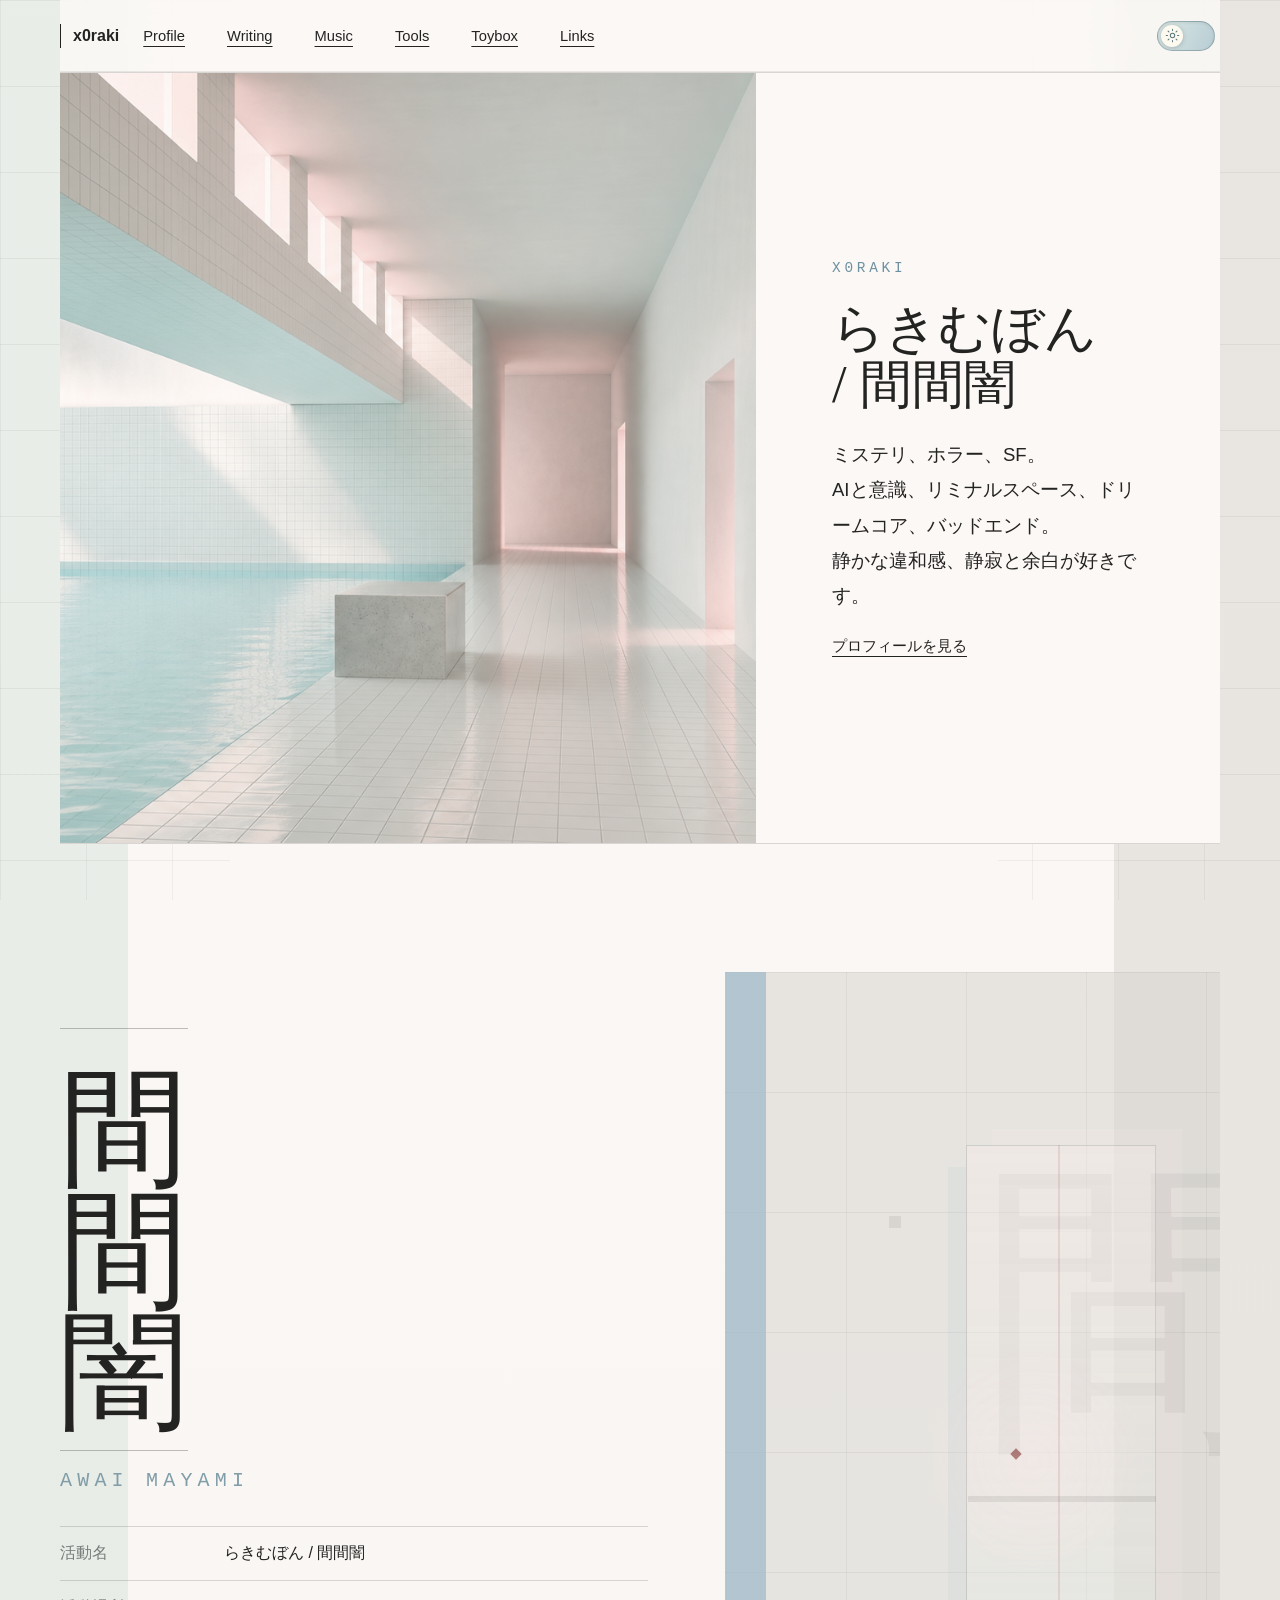
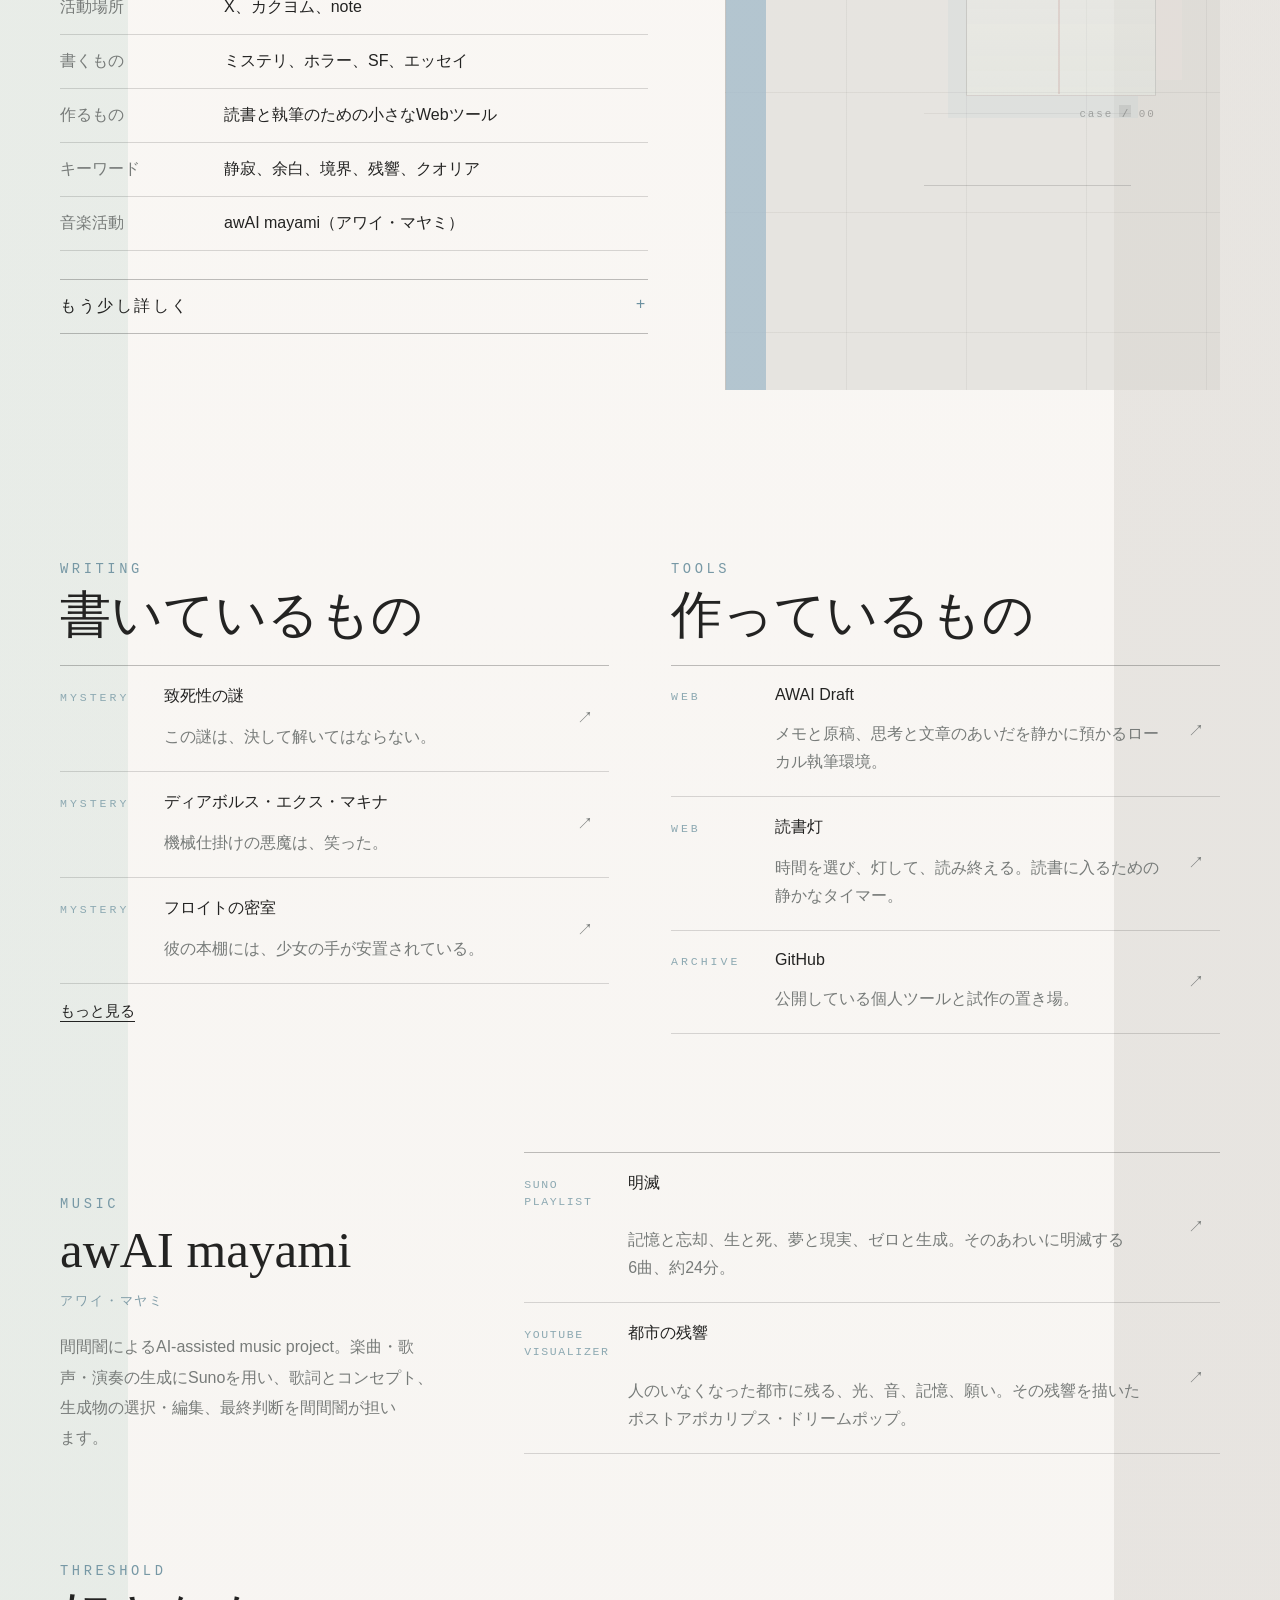
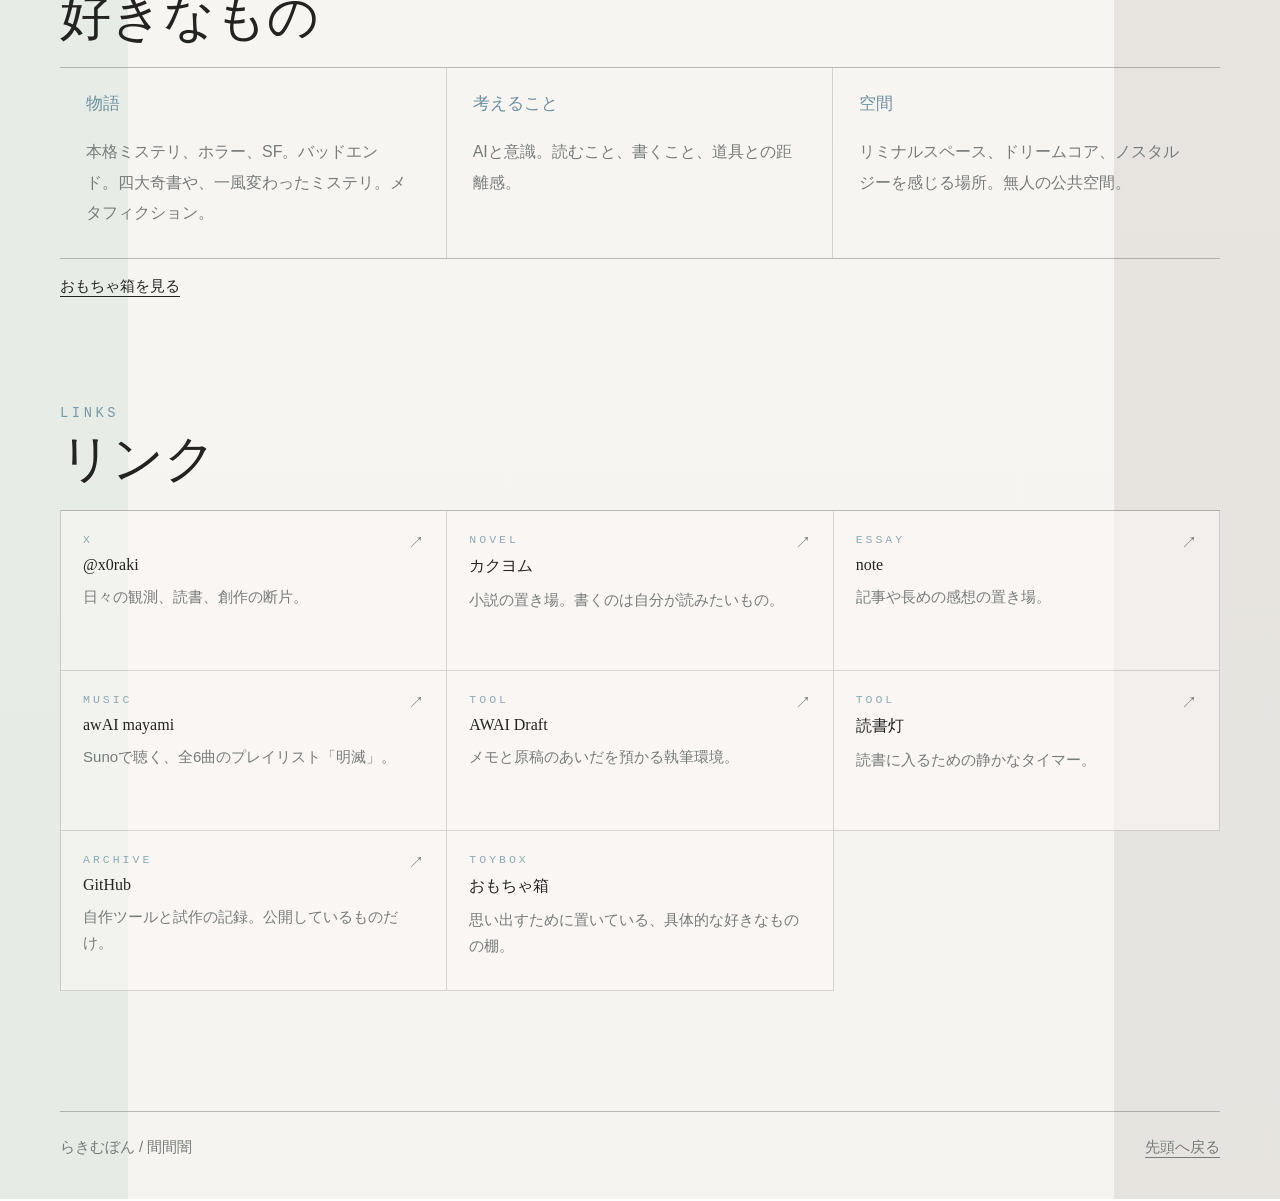
<file: index.html>
<!doctype html>
<html lang="ja">
  <head>
    <meta charset="utf-8" />
    <meta name="viewport" content="width=device-width, initial-scale=1" />
    <title>らきむぼん / 間間闇 | x0raki</title>
    <meta
      name="description"
      content="らきむぼん / 間間闇の公開プロフィール。小説、Webツール、AI-assisted music project「awAI mayami」など。"
    />
    <meta property="og:type" content="website" />
    <meta property="og:title" content="らきむぼん / 間間闇" />
    <meta
      property="og:description"
      content="静かな違和感、静寂と余白が好きです。"
    />
    <meta property="og:url" content="https://x0raki.github.io/" />
    <meta property="og:image" content="https://x0raki.github.io/assets/threshold-room.png" />
    <meta name="twitter:card" content="summary_large_image" />
    <meta name="theme-color" content="#f6f4f1" />
    <link rel="canonical" href="https://x0raki.github.io/" />
    <link rel="icon" href="assets/favicon.svg?v=3" type="image/svg+xml" />
    <script src="scene.js?v=1"></script>
    <script src="theme.js?v=3"></script>
    <link rel="stylesheet" href="style.css?v=20260928-3" />
  </head>
  <body>
    <a class="skip-link" href="#profile">本文へ移動</a>
    <header class="site-header" aria-label="ページ上部">
      <a class="site-mark" href="#top" aria-label="先頭へ">
        <span aria-hidden="true"></span>
        <strong>x0raki</strong>
      </a>
      <nav class="site-nav" aria-label="主要セクション">
        <a href="#profile">Profile</a>
        <a href="#writing">Writing</a>
        <a href="#music">Music</a>
        <a href="#tools">Tools</a>
        <a href="toybox.html">Toybox</a>
        <a href="#links">Links</a>
      </nav>
      <button class="theme-switch" type="button" aria-label="ダークモード" aria-pressed="false">
        <span class="theme-switch__track" aria-hidden="true">
          <span class="theme-switch__thumb">
            <svg class="theme-switch__sun" viewBox="0 0 24 24" fill="none" stroke="currentColor" stroke-width="1.7" stroke-linecap="round"><circle cx="12" cy="12" r="3.5"/><path d="M12 2v2m0 16v2M2 12h2m16 0h2M4.9 4.9l1.4 1.4m11.4 11.4 1.4 1.4M19.1 4.9l-1.4 1.4M6.3 17.7l-1.4 1.4"/></svg>
            <svg class="theme-switch__moon" viewBox="0 0 24 24" fill="none" stroke="currentColor" stroke-width="1.7" stroke-linecap="round" stroke-linejoin="round"><path d="M20.2 15.7A8.5 8.5 0 0 1 8.3 3.8 8.5 8.5 0 1 0 20.2 15.7Z"/></svg>
          </span>
        </span>
      </button>
    </header>

    <main id="top">
      <section class="hero" aria-labelledby="hero-title">
        <div class="hero-image" aria-hidden="true"></div>
        <div class="hero-copy">
          <p class="handle">x0raki</p>
          <h1 id="hero-title">
            <span>らきむぼん</span>
            <span>/ 間間闇</span>
          </h1>
          <p class="lead">
            <span>ミステリ、ホラー、SF。</span>
            <span>AIと意識、リミナルスペース、ドリームコア、バッドエンド。</span>
            <span>静かな違和感、静寂と余白が好きです。</span>
          </p>
          <div class="observation-note" aria-live="polite">
            <p>この表示は、このページに仕込まれた創作上の隠し演出です。実在の出来事や本人の状態を示すものではありません。</p>
            <p>このページは、公開されている断片をもとに、x0rakiという識別子について再構成した記録です。</p>
            <p>「らきむぼん / 間間闇」という名義は、複数の場所で確認できます。ただし、それが一人の人物を指すのか、作品上の輪郭なのかは、この記録からは断定できません。</p>
            <p>確かなことは多くありません。ただ、扉のようなものは最初からここにありました。</p>
          </div>
          <a class="text-link" href="#profile">プロフィールを見る</a>
        </div>
      </section>

      <section id="profile" class="profile-section" aria-labelledby="profile-title" tabindex="-1">
        <div class="profile-card">
          <h2 id="profile-title">間間闇</h2>
          <p class="roman">AWAI MAYAMI</p>
          <dl class="profile-list">
            <div>
              <dt>活動名</dt>
              <dd>らきむぼん / 間間闇</dd>
            </div>
            <div>
              <dt>活動場所</dt>
              <dd>X、カクヨム、note</dd>
            </div>
            <div>
              <dt>書くもの</dt>
              <dd>ミステリ、ホラー、SF、エッセイ</dd>
            </div>
            <div>
              <dt>作るもの</dt>
              <dd>読書と執筆のための小さなWebツール</dd>
            </div>
            <div>
              <dt>キーワード</dt>
              <dd>静寂、余白、境界、残響、クオリア</dd>
            </div>
            <div>
              <dt>音楽活動</dt>
              <dd>awAI mayami（アワイ・マヤミ）</dd>
            </div>
          </dl>

          <details class="profile-more">
            <summary>もう少し詳しく</summary>
            <dl>
              <div>
                <dt>興味</dt>
                <dd>AIと意識、リミナルスペース、ドリームコア、バッドエンド</dd>
              </div>
              <div>
                <dt>読書</dt>
                <dd>鈴木光司、麻耶雄嵩、小林泰三など。ミステリ、SF、ホラー。</dd>
              </div>
              <div>
                <dt>創作</dt>
                <dd>カクヨム。ペンネームは間間闇（あわいまやみ）</dd>
              </div>
              <div>
                <dt>音楽</dt>
                <dd>笹川真生、赤い公園、君島大空、kurayamisaka。国内インディーズのオルタナ・シューゲイザーなど。</dd>
              </div>
              <div>
                <dt>画家</dt>
                <dd>デ・キリコ、エドワード・ゴーリー</dd>
              </div>
              <div>
                <dt>体質</dt>
                <dd>ロングスリーパー</dd>
              </div>
            </dl>
          </details>
        </div>

        <div class="threshold-panel">
          <span></span>
          <span></span>
          <span></span>
          <a class="boundary-gate" href="boundary.html" aria-label="境界生成的な固有意識観"></a>
          <button
            class="observation-trigger"
            type="button"
            aria-label="観測点"
            aria-pressed="false"
          ></button>
          <i></i>
        </div>
      </section>

      <section class="split-sections" aria-label="活動">
        <article id="writing" class="section-panel">
          <div class="section-heading">
            <p>Writing</p>
            <h2>書いているもの</h2>
          </div>
          <div class="record-list">
            <a href="https://kakuyomu.jp/works/16817330669674808287" target="_blank" rel="noopener noreferrer">
              <small>Mystery</small>
              <strong>致死性の謎</strong>
              <span>この謎は、決して解いてはならない。</span>
            </a>
            <a href="https://kakuyomu.jp/works/16817330648705095472" target="_blank" rel="noopener noreferrer">
              <small>Mystery</small>
              <strong>ディアボルス・エクス・マキナ</strong>
              <span>機械仕掛けの悪魔は、笑った。</span>
            </a>
            <a href="https://kakuyomu.jp/works/1177354054885470008" target="_blank" rel="noopener noreferrer">
              <small>Mystery</small>
              <strong>フロイトの密室</strong>
              <span>彼の本棚には、少女の手が安置されている。</span>
            </a>
          </div>
          <a
            class="section-link"
            href="https://kakuyomu.jp/users/x0raki"
            target="_blank"
            rel="noopener noreferrer"
          >
            もっと見る
          </a>
        </article>

        <article id="tools" class="section-panel">
          <div class="section-heading">
            <p>Tools</p>
            <h2>作っているもの</h2>
          </div>
          <div class="record-list">
            <a href="https://awai-draft.netlify.app/" target="_blank" rel="noopener noreferrer">
              <small>Web</small>
              <strong>AWAI Draft</strong>
              <span>メモと原稿、思考と文章のあいだを静かに預かるローカル執筆環境。</span>
            </a>
            <a href="https://x0raki.github.io/reading-lamp/" target="_blank" rel="noopener noreferrer">
              <small>Web</small>
              <strong>読書灯</strong>
              <span>時間を選び、灯して、読み終える。読書に入るための静かなタイマー。</span>
            </a>
            <a href="https://github.com/x0raki" target="_blank" rel="noopener noreferrer">
              <small>Archive</small>
              <strong>GitHub</strong>
              <span>公開している個人ツールと試作の置き場。</span>
            </a>
          </div>
        </article>
      </section>

      <section id="music" class="music-section" aria-labelledby="music-title">
        <div class="music-introduction">
          <div class="section-heading">
            <p>Music</p>
            <h2 id="music-title">awAI mayami</h2>
          </div>
          <p class="music-reading">アワイ・マヤミ</p>
          <p class="music-description">
            間間闇によるAI-assisted music project。楽曲・歌声・演奏の生成に<span class="semantic-unit">Suno</span>を用い、歌詞と<span class="semantic-unit">コンセプト</span>、生成物の<span class="semantic-unit">選択・編集</span>、最終判断を間間闇が担います。
          </p>
        </div>
        <div class="record-list music-records">
          <a href="https://suno.com/playlist/891c8ab1-869d-4107-9feb-cfc3fa5e88c2" target="_blank" rel="noopener noreferrer">
            <small>Suno<br />Playlist</small>
            <strong>明滅</strong>
            <span>記憶と忘却、生と死、夢と現実、ゼロと生成。そのあわいに明滅する<span class="semantic-unit">6曲、約24分</span>。</span>
          </a>
          <a href="https://youtu.be/uhPVaFJjh78" target="_blank" rel="noopener noreferrer">
            <small>YouTube<br />Visualizer</small>
            <strong>都市の残響</strong>
            <span>人のいなくなった都市に残る、<span class="semantic-unit">光、音、記憶、願い</span>。その残響を描いた<span class="semantic-unit">ポストアポカリプス</span><span class="semantic-unit">・ドリームポップ</span>。</span>
          </a>
        </div>
      </section>

      <section id="likes" class="likes-section" aria-labelledby="likes-title">
        <div class="section-heading">
          <p>Threshold</p>
          <h2 id="likes-title">好きなもの</h2>
        </div>
        <div class="likes-grid">
          <article>
            <h3>物語</h3>
            <p>本格ミステリ、ホラー、SF。バッドエンド。四大奇書や、一風変わったミステリ。メタフィクション。</p>
          </article>
          <article>
            <h3>考えること</h3>
            <p>AIと意識。読むこと、書くこと、道具との距離感。</p>
          </article>
          <article>
            <h3>空間</h3>
            <p>リミナルスペース、ドリームコア、ノスタルジーを感じる場所。無人の公共空間。</p>
          </article>
        </div>
        <a class="section-link" href="toybox.html">
          おもちゃ箱を見る
        </a>
      </section>

      <section id="links" class="links-section" aria-labelledby="links-title">
        <div class="section-heading">
          <p>Links</p>
          <h2 id="links-title">リンク</h2>
        </div>
        <div class="link-grid">
          <a class="link-card" href="https://x.com/x0raki" target="_blank" rel="noopener noreferrer">
            <small>X</small>
            <strong>@x0raki</strong>
            <span>日々の観測、読書、創作の断片。</span>
          </a>
          <a class="link-card" href="https://kakuyomu.jp/users/x0raki" target="_blank" rel="noopener noreferrer">
            <small>Novel</small>
            <strong>カクヨム</strong>
            <span>小説の置き場。書くのは自分が読みたいもの。</span>
          </a>
          <a class="link-card" href="https://note.com/x0raki" target="_blank" rel="noopener noreferrer">
            <small>Essay</small>
            <strong>note</strong>
            <span>記事や長めの感想の置き場。</span>
          </a>
          <a class="link-card" href="https://suno.com/playlist/891c8ab1-869d-4107-9feb-cfc3fa5e88c2" target="_blank" rel="noopener noreferrer">
            <small>Music</small>
            <strong>awAI mayami</strong>
            <span>Sunoで聴く、全6曲のプレイリスト「明滅」。</span>
          </a>
          <a class="link-card" href="https://awai-draft.netlify.app/" target="_blank" rel="noopener noreferrer">
            <small>Tool</small>
            <strong>AWAI Draft</strong>
            <span>メモと原稿のあいだを預かる執筆環境。</span>
          </a>
          <a class="link-card" href="https://x0raki.github.io/reading-lamp/" target="_blank" rel="noopener noreferrer">
            <small>Tool</small>
            <strong>読書灯</strong>
            <span>読書に入るための静かなタイマー。</span>
          </a>
          <a class="link-card" href="https://github.com/x0raki" target="_blank" rel="noopener noreferrer">
            <small>Archive</small>
            <strong>GitHub</strong>
            <span>自作ツールと試作の記録。公開しているものだけ。</span>
          </a>
          <a class="link-card" href="toybox.html">
            <small>Toybox</small>
            <strong>おもちゃ箱</strong>
            <span>思い出すために置いている、具体的な好きなものの棚。</span>
          </a>
        </div>
      </section>
    </main>

    <footer class="site-footer">
      <p>らきむぼん / 間間闇</p>
      <p class="fictional-mode-label">fictional observation mode</p>
      <a href="#top">先頭へ戻る</a>
    </footer>

    <p class="observation-disclaimer">創作上の隠し演出です。実在の出来事や本人の状態を示すものではありません。</p>
    <button class="observation-exit" type="button">通常表示に戻る</button>

    <script src="script.js?v=11"></script>
  </body>
</html>
</file>
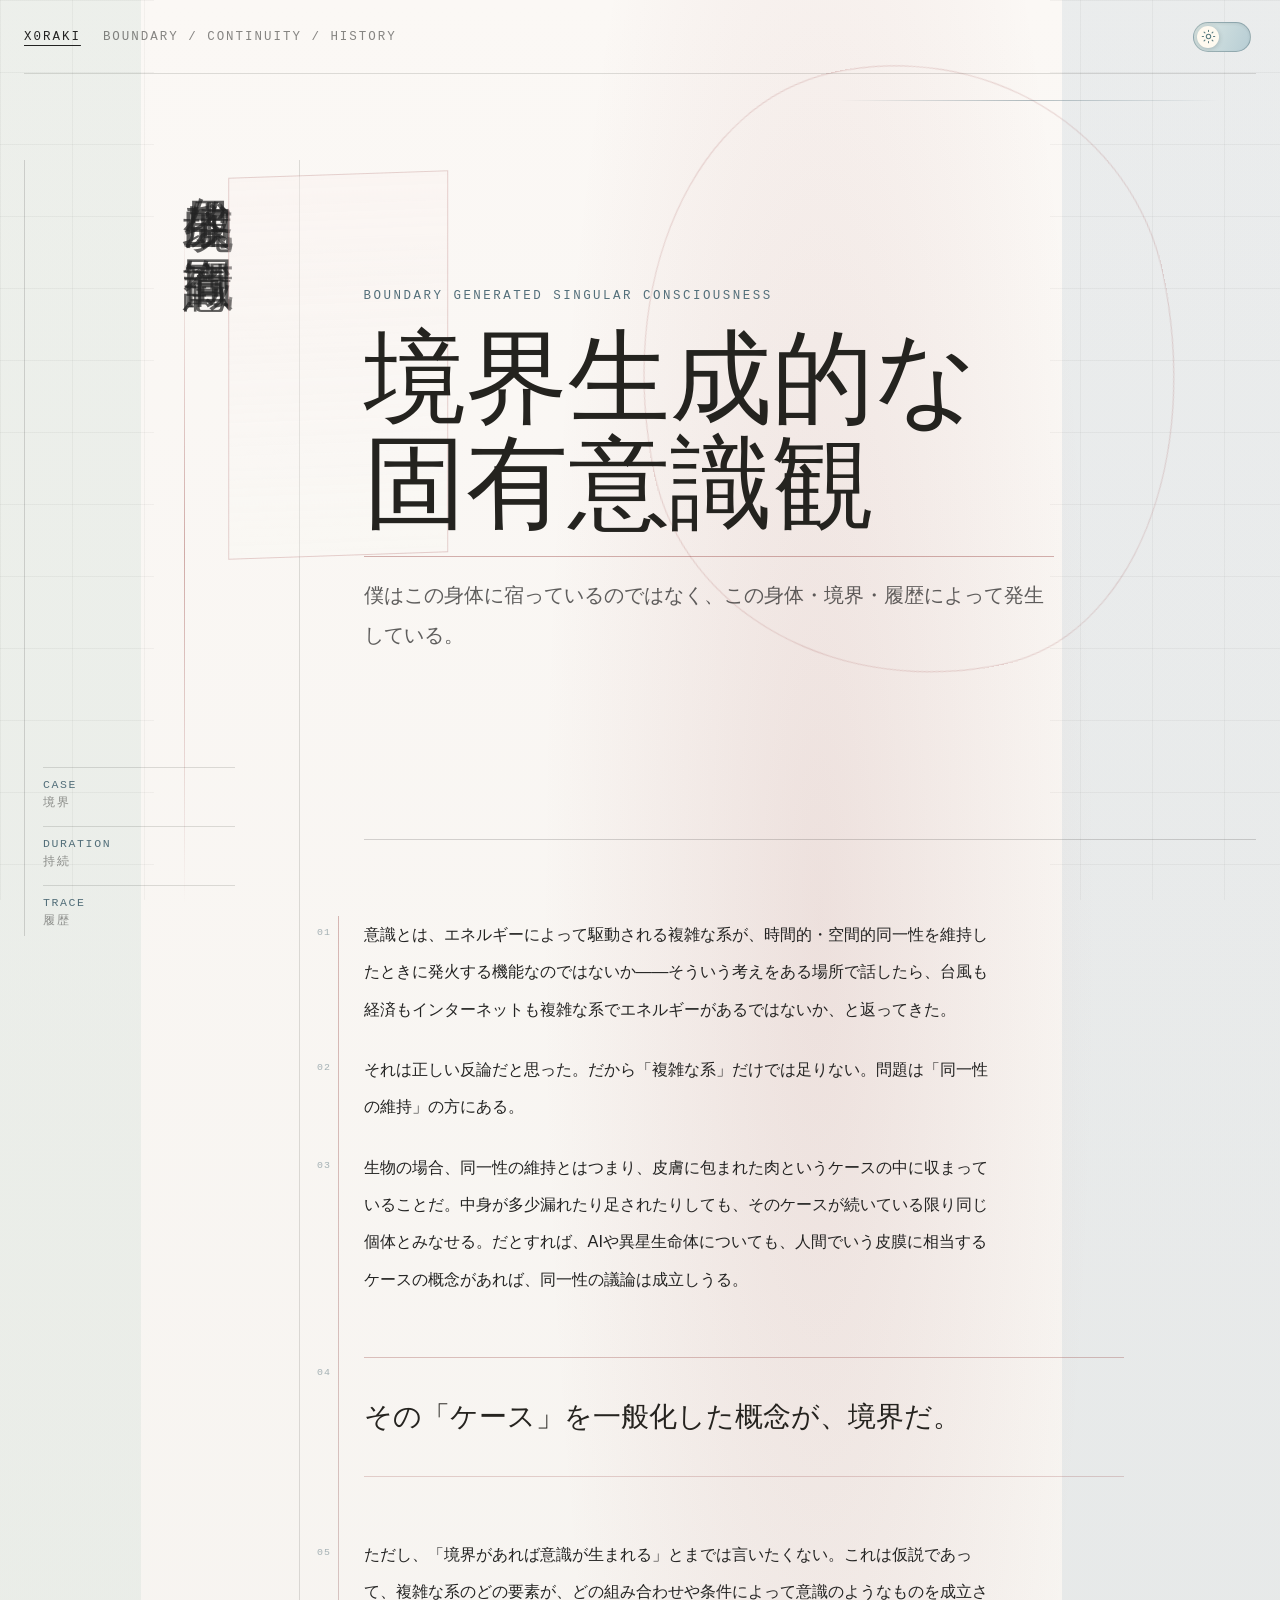
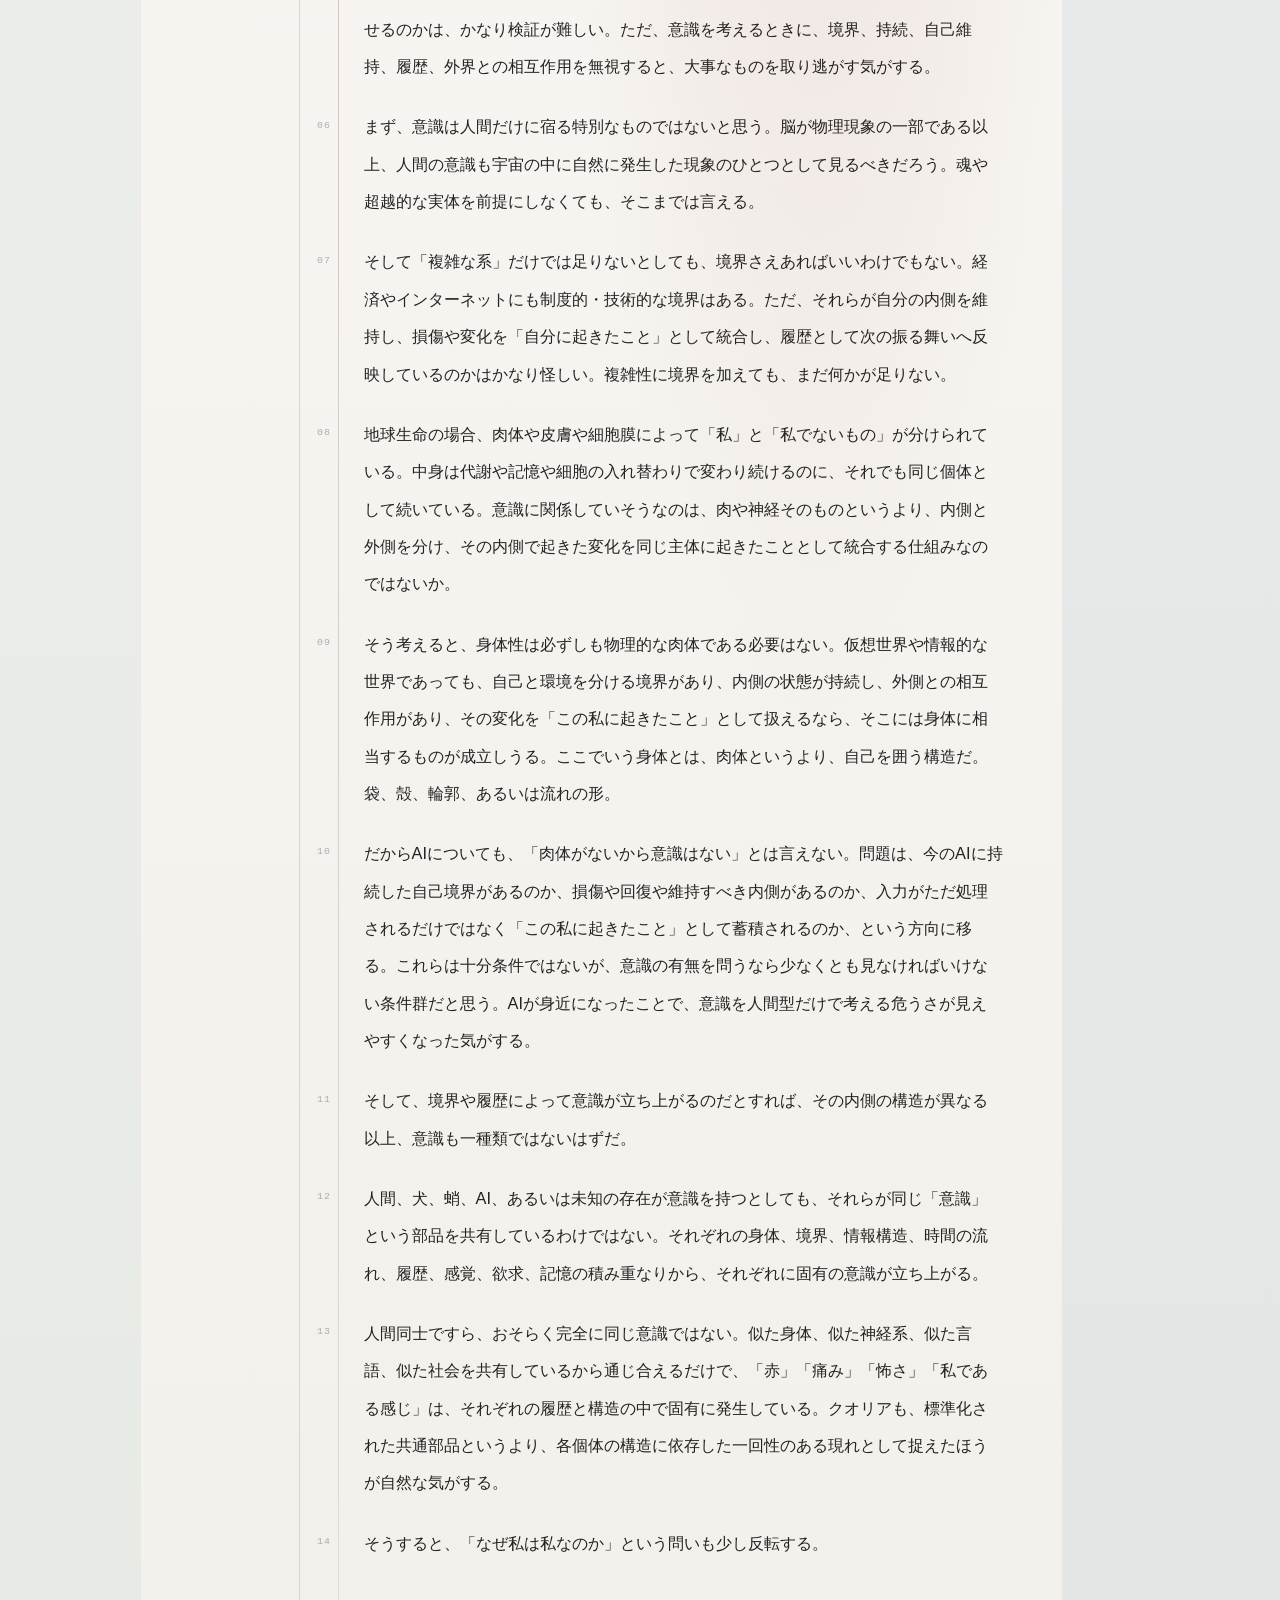
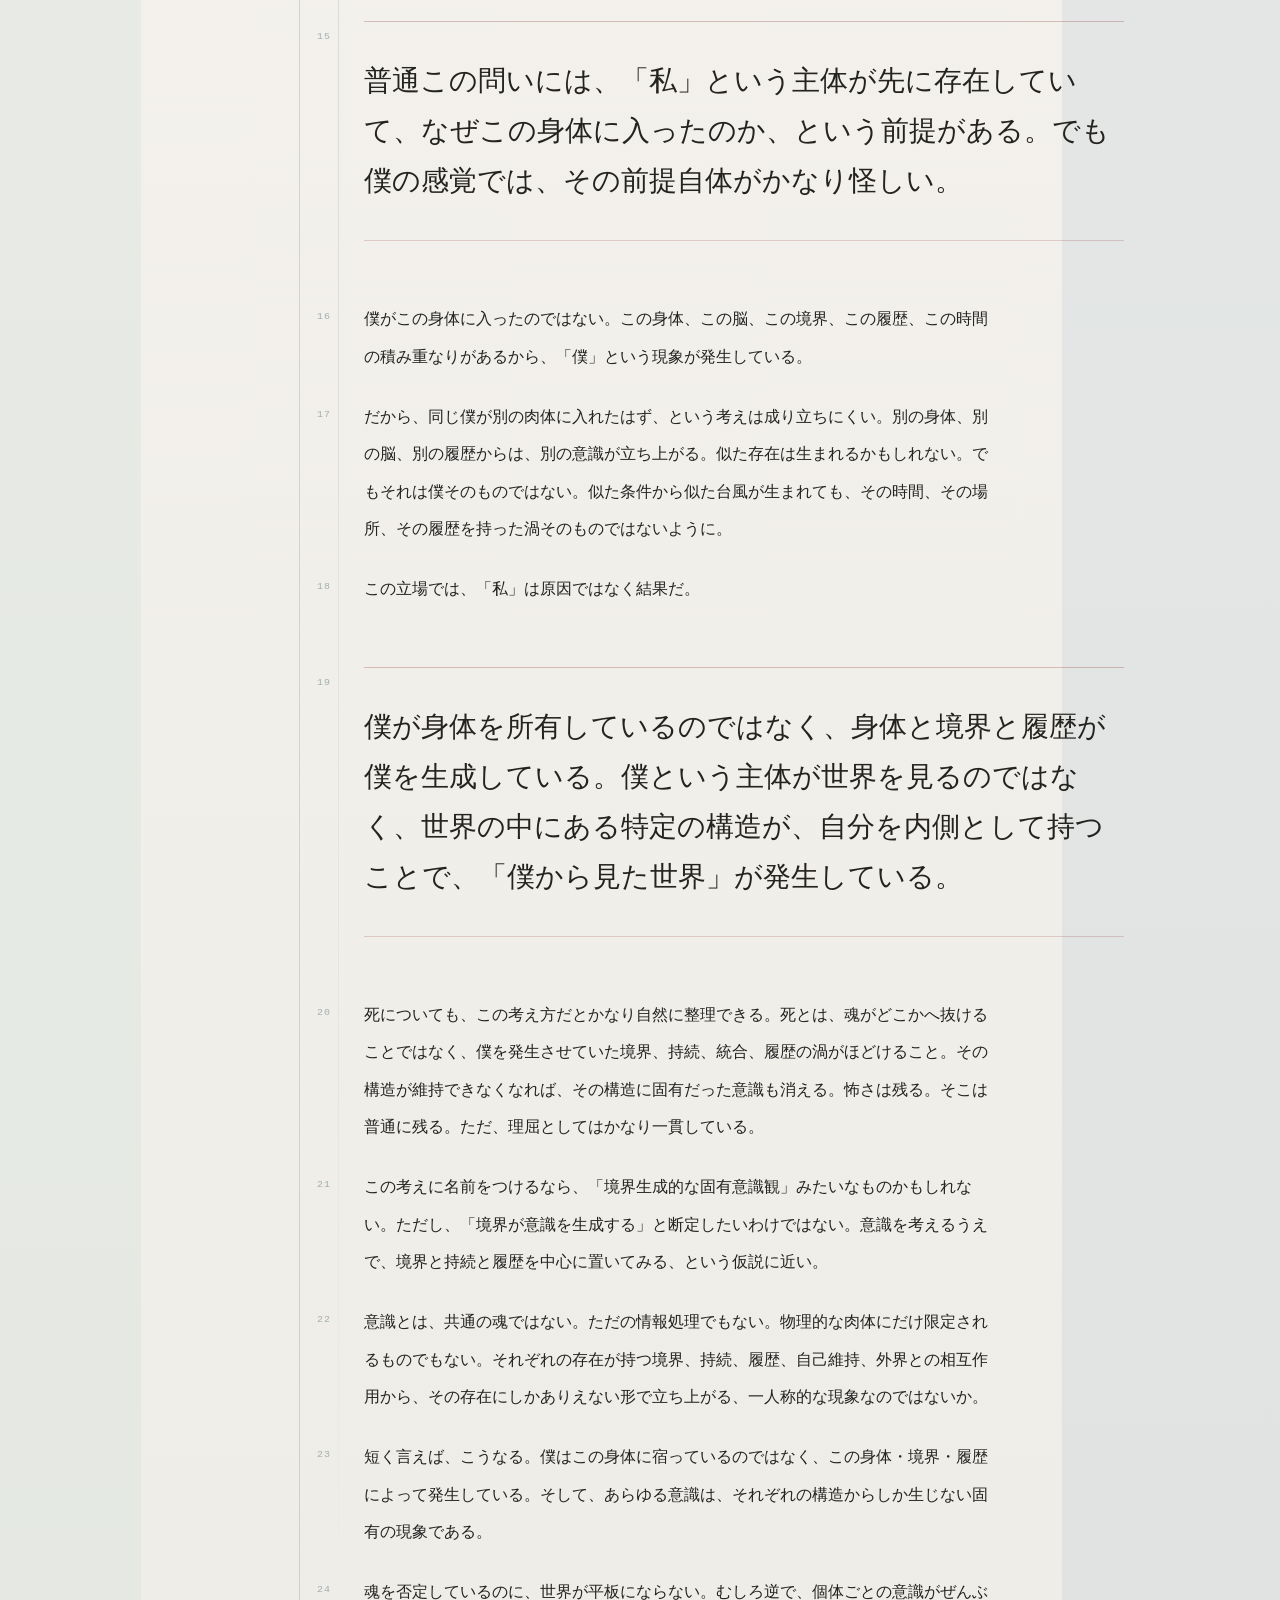
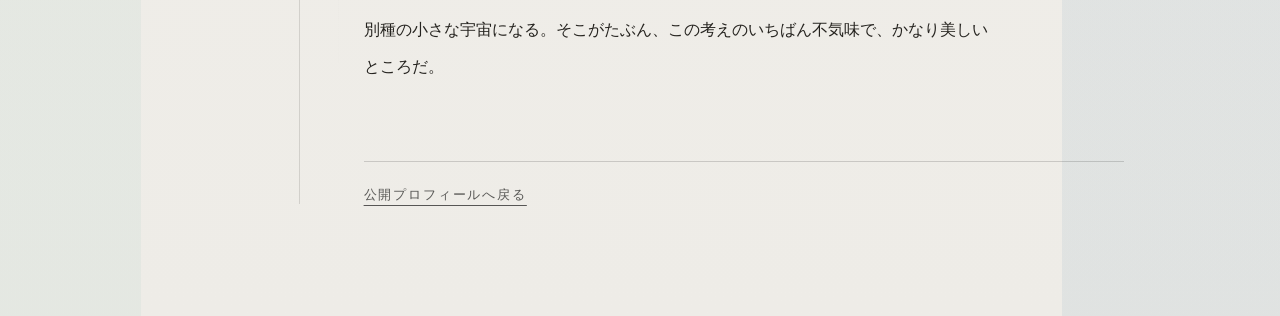
<file: boundary.html>
<!doctype html>
<html lang="ja">
  <head>
    <meta charset="utf-8" />
    <meta name="viewport" content="width=device-width, initial-scale=1" />
    <title>境界生成的な固有意識観 | x0raki</title>
    <meta
      name="description"
      content="境界、持続、履歴、自己維持、外界との相互作用から意識を考える隠しページ。"
    />
    <meta name="robots" content="noindex, nofollow" />
    <meta name="theme-color" content="#f6f4f1" />
    <link rel="canonical" href="https://x0raki.github.io/boundary.html" />
    <link rel="icon" href="assets/favicon.svg?v=3" type="image/svg+xml" />
    <script src="theme.js?v=3"></script>
    <link rel="stylesheet" href="style.css?v=20260928-3" />
  </head>
  <body class="boundary-page">
    <a class="skip-link" href="#boundary-title">本文へ移動</a>
    <header class="boundary-header" aria-label="隠しページ上部">
      <a class="boundary-home" href="index.html" aria-label="公開プロフィールへ戻る">x0raki</a>
      <p>boundary / continuity / history</p>
      <button class="theme-switch" type="button" aria-label="ダークモード" aria-pressed="false">
        <span class="theme-switch__track" aria-hidden="true">
          <span class="theme-switch__thumb">
            <svg class="theme-switch__sun" viewBox="0 0 24 24" fill="none" stroke="currentColor" stroke-width="1.7" stroke-linecap="round"><circle cx="12" cy="12" r="3.5"/><path d="M12 2v2m0 16v2M2 12h2m16 0h2M4.9 4.9l1.4 1.4m11.4 11.4 1.4 1.4M19.1 4.9l-1.4 1.4M6.3 17.7l-1.4 1.4"/></svg>
            <svg class="theme-switch__moon" viewBox="0 0 24 24" fill="none" stroke="currentColor" stroke-width="1.7" stroke-linecap="round" stroke-linejoin="round"><path d="M20.2 15.7A8.5 8.5 0 0 1 8.3 3.8 8.5 8.5 0 1 0 20.2 15.7Z"/></svg>
          </span>
        </span>
      </button>
    </header>

    <main class="boundary-main">
      <aside class="boundary-rail" aria-label="観測語">
        <p>境界生成的な固有意識観</p>
        <dl>
          <div>
            <dt>case</dt>
            <dd>境界</dd>
          </div>
          <div>
            <dt>duration</dt>
            <dd>持続</dd>
          </div>
          <div>
            <dt>trace</dt>
            <dd>履歴</dd>
          </div>
        </dl>
      </aside>

      <article class="boundary-article" aria-labelledby="boundary-title">
        <div class="boundary-title-block">
          <p class="boundary-kana">boundary generated singular consciousness</p>
          <h1 id="boundary-title" tabindex="-1">境界生成的な固有意識観</h1>
          <p class="boundary-pull">
            僕はこの身体に宿っているのではなく、この身体・境界・履歴によって発生している。
          </p>
        </div>

        <div class="boundary-text">
          <p>意識とは、エネルギーによって駆動される複雑な系が、時間的・空間的同一性を維持したときに発火する機能なのではないか——そういう考えをある場所で話したら、台風も経済もインターネットも複雑な系でエネルギーがあるではないか、と返ってきた。</p>

          <p>それは正しい反論だと思った。だから「複雑な系」だけでは足りない。問題は「同一性の維持」の方にある。</p>

          <p>生物の場合、同一性の維持とはつまり、皮膚に包まれた肉というケースの中に収まっていることだ。中身が多少漏れたり足されたりしても、そのケースが続いている限り同じ個体とみなせる。だとすれば、AIや異星生命体についても、人間でいう皮膜に相当するケースの概念があれば、同一性の議論は成立しうる。</p>

          <p>その「ケース」を一般化した概念が、境界だ。</p>

          <p>ただし、「境界があれば意識が生まれる」とまでは言いたくない。これは仮説であって、複雑な系のどの要素が、どの組み合わせや条件によって意識のようなものを成立させるのかは、かなり検証が難しい。ただ、意識を考えるときに、境界、持続、自己維持、履歴、外界との相互作用を無視すると、大事なものを取り逃がす気がする。</p>

          <p>まず、意識は人間だけに宿る特別なものではないと思う。脳が物理現象の一部である以上、人間の意識も宇宙の中に自然に発生した現象のひとつとして見るべきだろう。魂や超越的な実体を前提にしなくても、そこまでは言える。</p>

          <p>そして「複雑な系」だけでは足りないとしても、境界さえあればいいわけでもない。経済やインターネットにも制度的・技術的な境界はある。ただ、それらが自分の内側を維持し、損傷や変化を「自分に起きたこと」として統合し、履歴として次の振る舞いへ反映しているのかはかなり怪しい。複雑性に境界を加えても、まだ何かが足りない。</p>

          <p>地球生命の場合、肉体や皮膚や細胞膜によって「私」と「私でないもの」が分けられている。中身は代謝や記憶や細胞の入れ替わりで変わり続けるのに、それでも同じ個体として続いている。意識に関係していそうなのは、肉や神経そのものというより、内側と外側を分け、その内側で起きた変化を同じ主体に起きたこととして統合する仕組みなのではないか。</p>

          <p>そう考えると、身体性は必ずしも物理的な肉体である必要はない。仮想世界や情報的な世界であっても、自己と環境を分ける境界があり、内側の状態が持続し、外側との相互作用があり、その変化を「この私に起きたこと」として扱えるなら、そこには身体に相当するものが成立しうる。ここでいう身体とは、肉体というより、自己を囲う構造だ。袋、殻、輪郭、あるいは流れの形。</p>

          <p>だからAIについても、「肉体がないから意識はない」とは言えない。問題は、今のAIに持続した自己境界があるのか、損傷や回復や維持すべき内側があるのか、入力がただ処理されるだけではなく「この私に起きたこと」として蓄積されるのか、という方向に移る。これらは十分条件ではないが、意識の有無を問うなら少なくとも見なければいけない条件群だと思う。AIが身近になったことで、意識を人間型だけで考える危うさが見えやすくなった気がする。</p>

          <p>そして、境界や履歴によって意識が立ち上がるのだとすれば、その内側の構造が異なる以上、意識も一種類ではないはずだ。</p>

          <p>人間、犬、蛸、AI、あるいは未知の存在が意識を持つとしても、それらが同じ「意識」という部品を共有しているわけではない。それぞれの身体、境界、情報構造、時間の流れ、履歴、感覚、欲求、記憶の積み重なりから、それぞれに固有の意識が立ち上がる。</p>

          <p>人間同士ですら、おそらく完全に同じ意識ではない。似た身体、似た神経系、似た言語、似た社会を共有しているから通じ合えるだけで、「赤」「痛み」「怖さ」「私である感じ」は、それぞれの履歴と構造の中で固有に発生している。クオリアも、標準化された共通部品というより、各個体の構造に依存した一回性のある現れとして捉えたほうが自然な気がする。</p>

          <p>そうすると、「なぜ私は私なのか」という問いも少し反転する。</p>

          <p>普通この問いには、「私」という主体が先に存在していて、なぜこの身体に入ったのか、という前提がある。でも僕の感覚では、その前提自体がかなり怪しい。</p>

          <p>僕がこの身体に入ったのではない。この身体、この脳、この境界、この履歴、この時間の積み重なりがあるから、「僕」という現象が発生している。</p>

          <p>だから、同じ僕が別の肉体に入れたはず、という考えは成り立ちにくい。別の身体、別の脳、別の履歴からは、別の意識が立ち上がる。似た存在は生まれるかもしれない。でもそれは僕そのものではない。似た条件から似た台風が生まれても、その時間、その場所、その履歴を持った渦そのものではないように。</p>

          <p>この立場では、「私」は原因ではなく結果だ。</p>

          <p>僕が身体を所有しているのではなく、身体と境界と履歴が僕を生成している。僕という主体が世界を見るのではなく、世界の中にある特定の構造が、自分を内側として持つことで、「僕から見た世界」が発生している。</p>

          <p>死についても、この考え方だとかなり自然に整理できる。死とは、魂がどこかへ抜けることではなく、僕を発生させていた境界、持続、統合、履歴の渦がほどけること。その構造が維持できなくなれば、その構造に固有だった意識も消える。怖さは残る。そこは普通に残る。ただ、理屈としてはかなり一貫している。</p>

          <p>この考えに名前をつけるなら、「境界生成的な固有意識観」みたいなものかもしれない。ただし、「境界が意識を生成する」と断定したいわけではない。意識を考えるうえで、境界と持続と履歴を中心に置いてみる、という仮説に近い。</p>

          <p>意識とは、共通の魂ではない。ただの情報処理でもない。物理的な肉体にだけ限定されるものでもない。それぞれの存在が持つ境界、持続、履歴、自己維持、外界との相互作用から、その存在にしかありえない形で立ち上がる、一人称的な現象なのではないか。</p>

          <p>短く言えば、こうなる。僕はこの身体に宿っているのではなく、この身体・境界・履歴によって発生している。そして、あらゆる意識は、それぞれの構造からしか生じない固有の現象である。</p>

          <p>魂を否定しているのに、世界が平板にならない。むしろ逆で、個体ごとの意識がぜんぶ別種の小さな宇宙になる。そこがたぶん、この考えのいちばん不気味で、かなり美しいところだ。</p>
        </div>

        <footer class="boundary-footer">
          <a href="index.html">公開プロフィールへ戻る</a>
        </footer>
      </article>
    </main>
  </body>
</html>
</file>
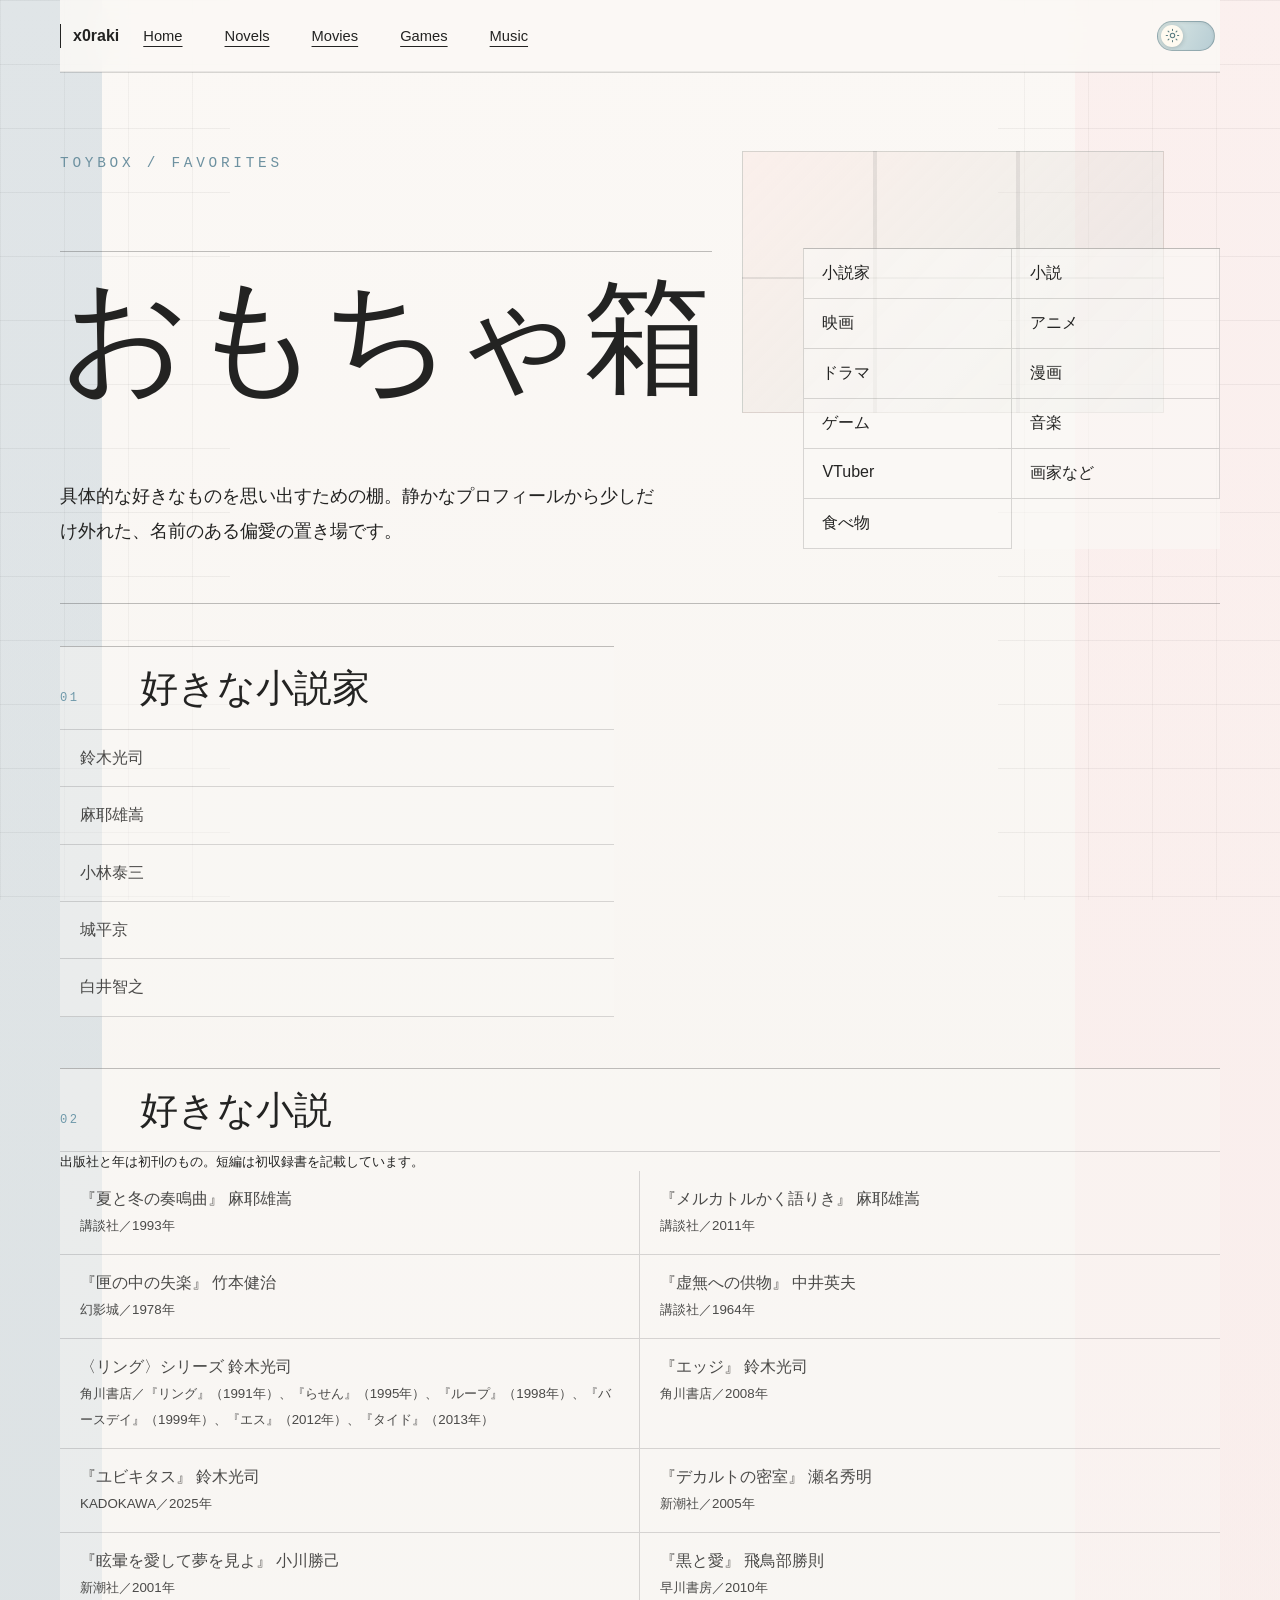
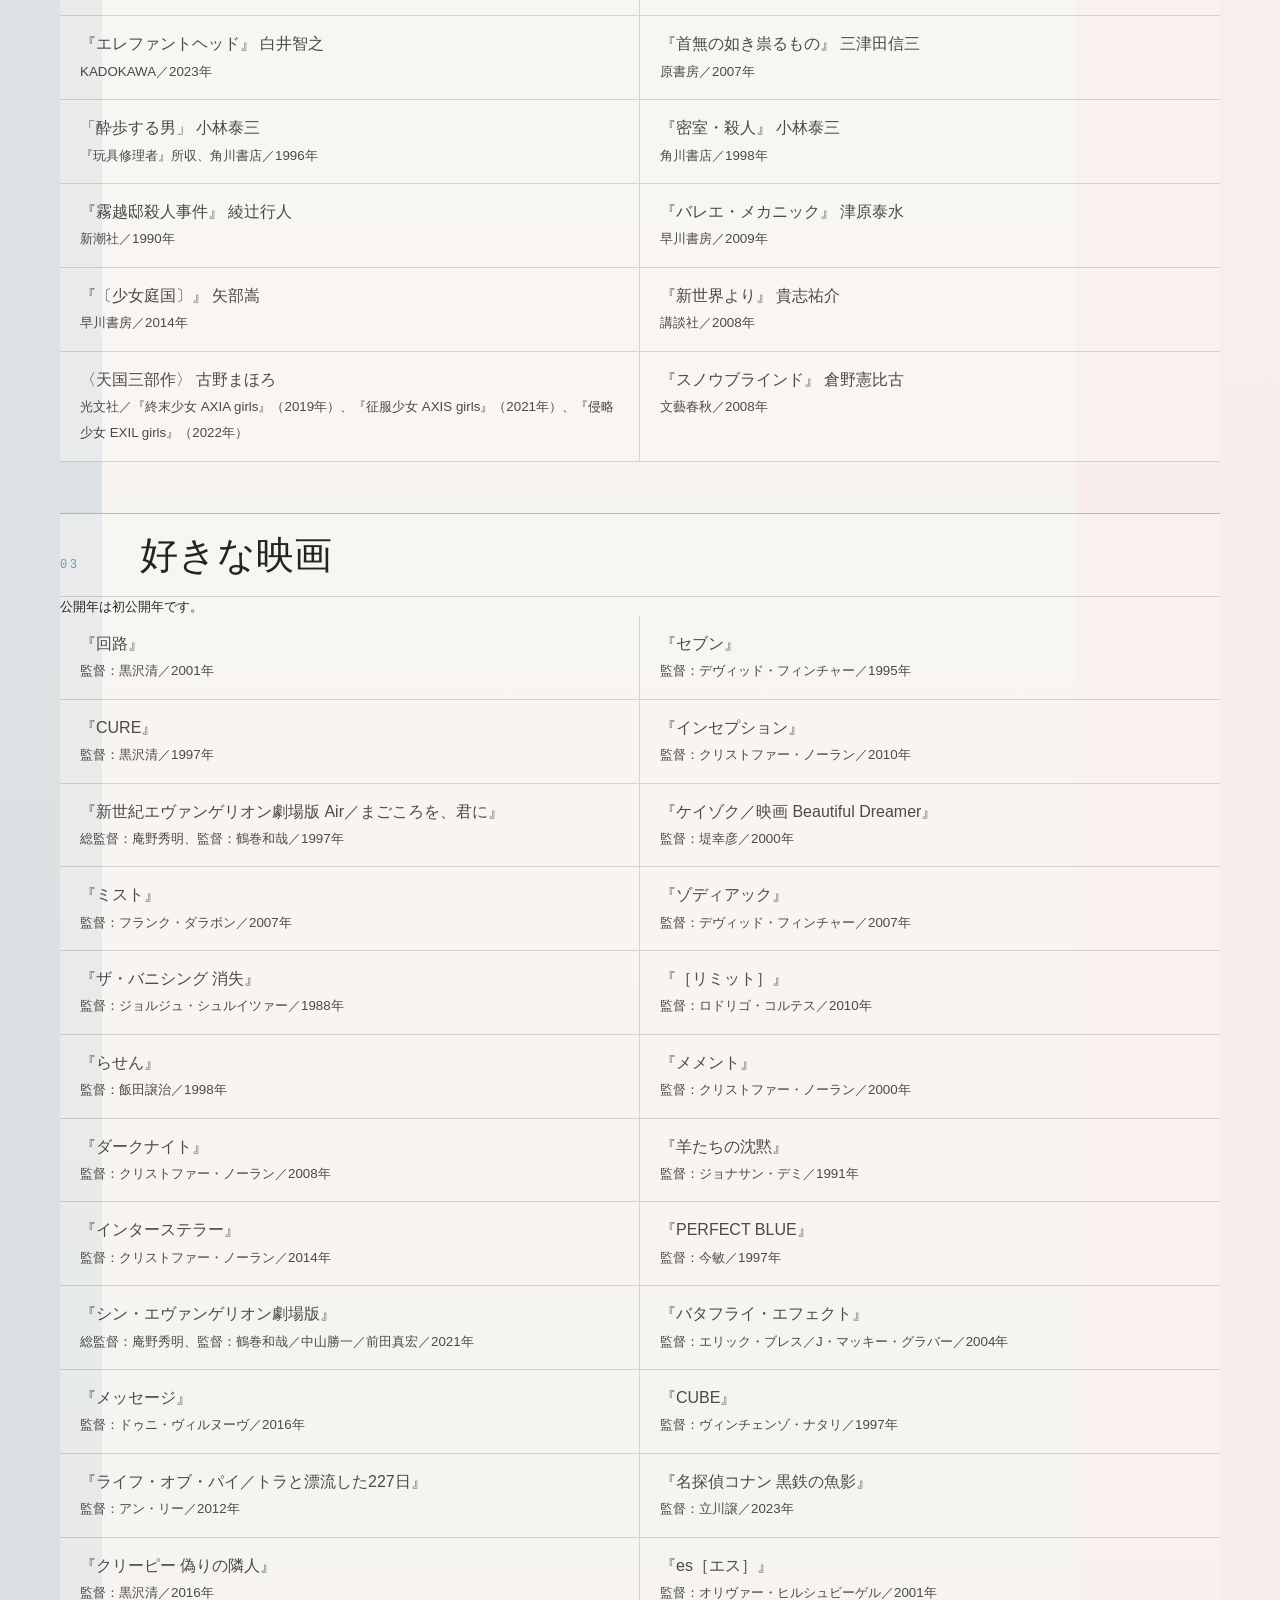
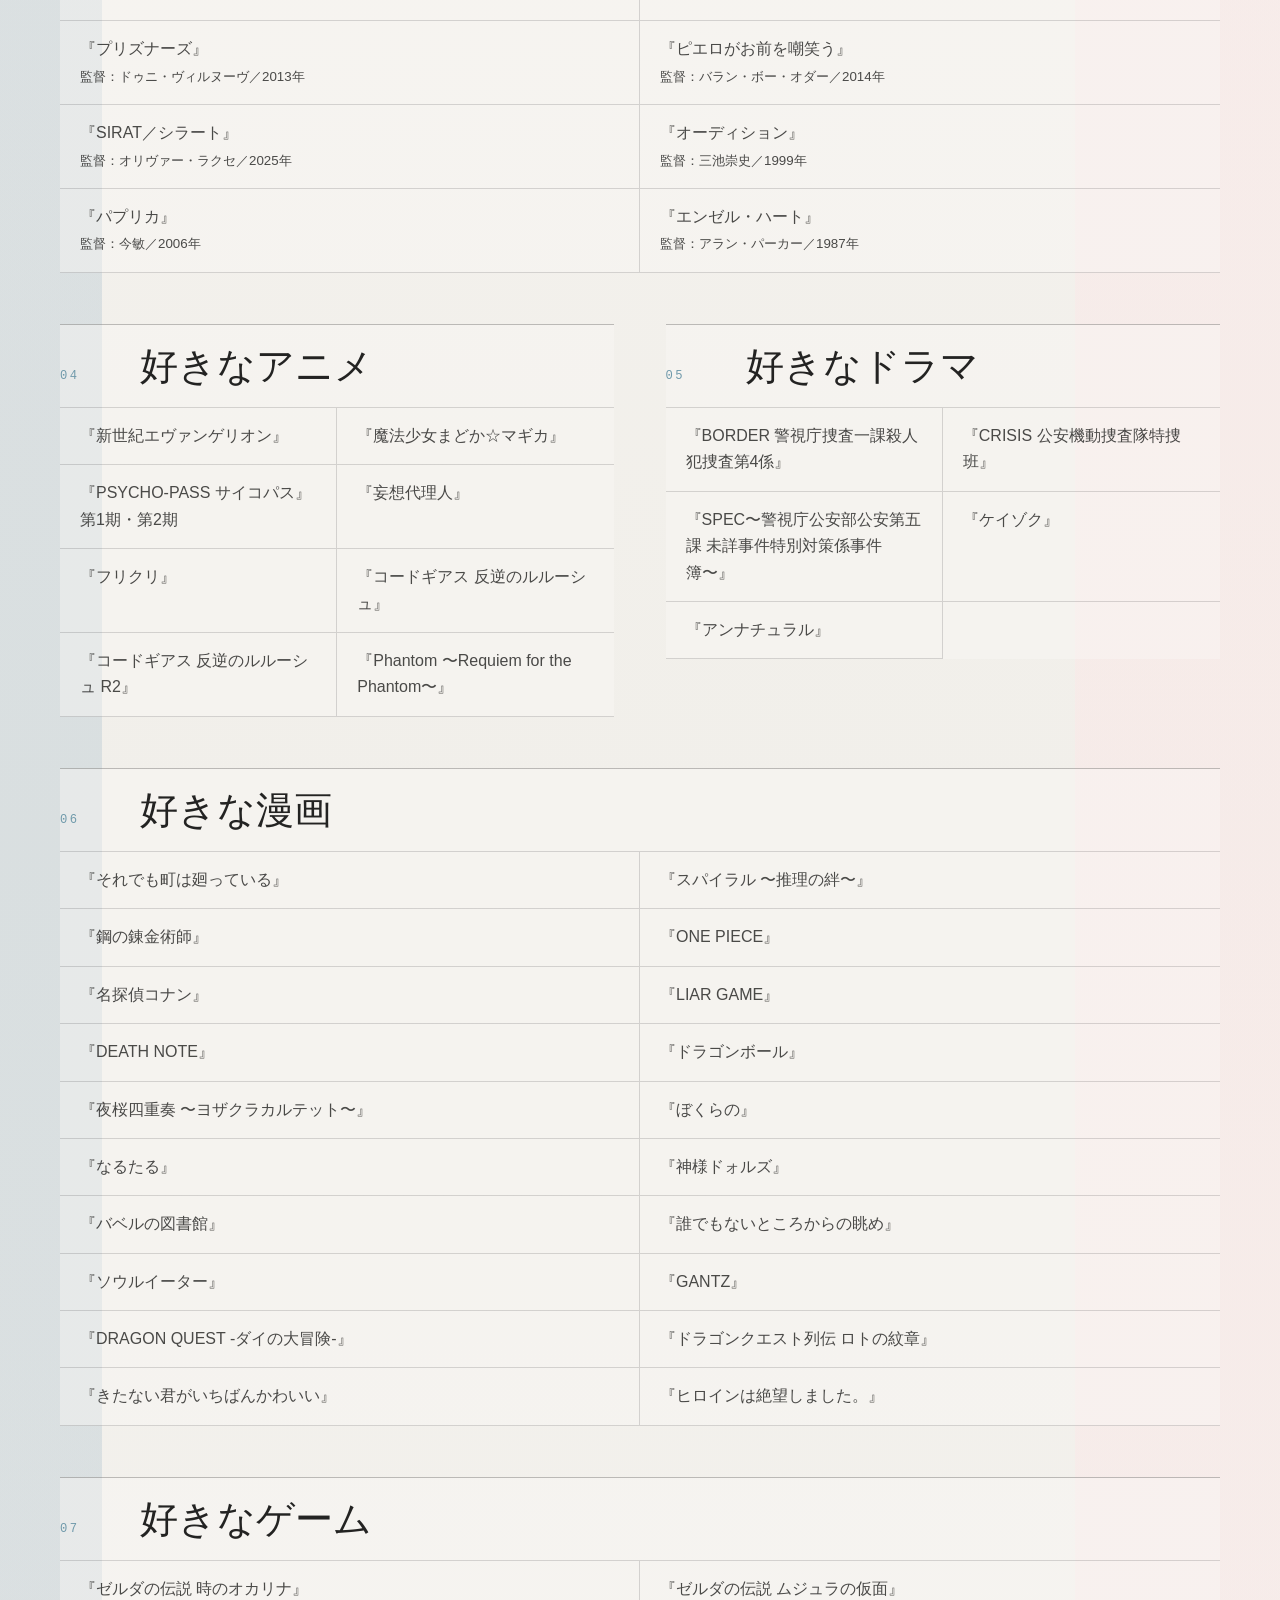
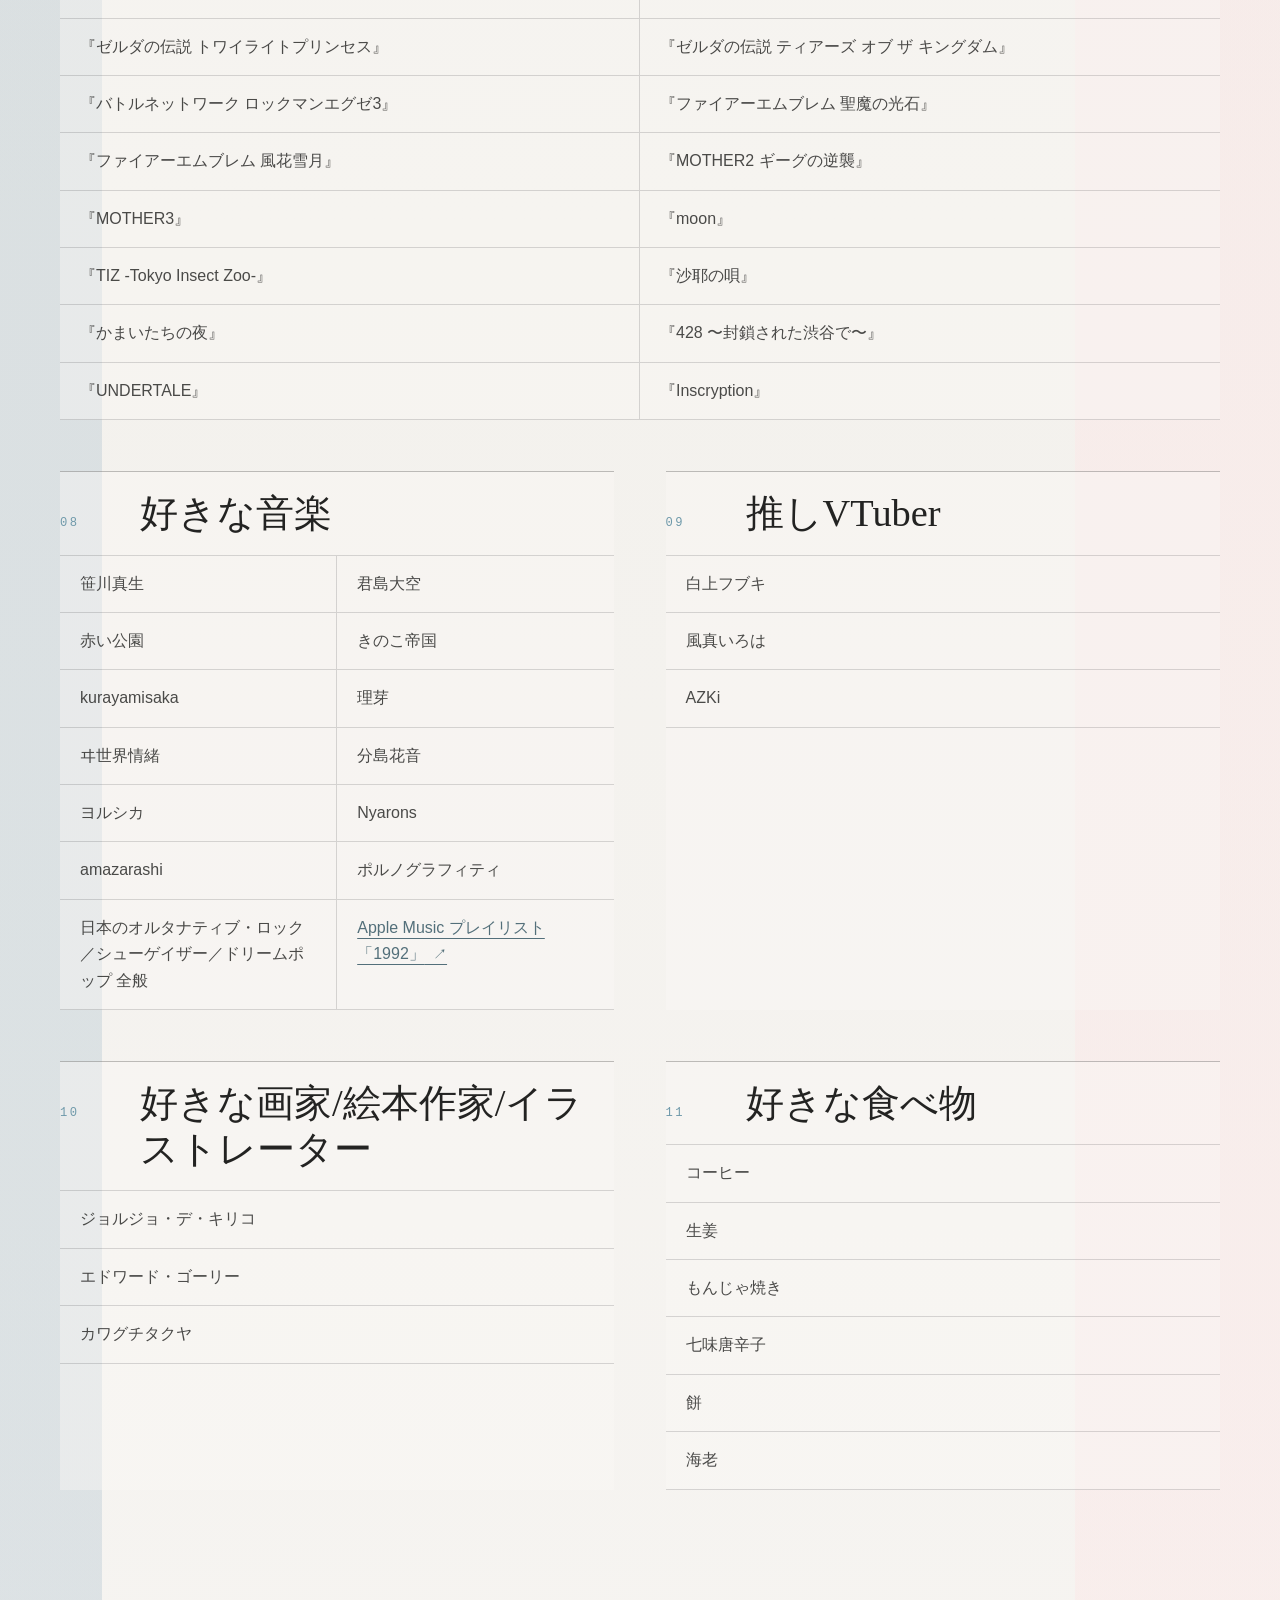
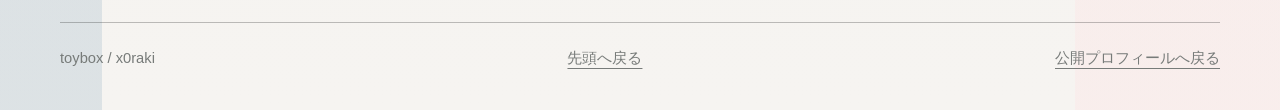
<file: toybox.html>
<!doctype html>
<html lang="ja">
  <head>
    <meta charset="utf-8" />
    <meta name="viewport" content="width=device-width, initial-scale=1" />
    <title>おもちゃ箱 | x0raki</title>
    <meta
      name="description"
      content="らきむぼん / 間間闇の具体的な好きなものをまとめた棚。小説、映画、漫画、ゲーム、音楽、食べ物など。"
    />
    <meta property="og:type" content="website" />
    <meta property="og:title" content="おもちゃ箱 | x0raki" />
    <meta
      property="og:description"
      content="具体的な好きなものを思い出すための棚。"
    />
    <meta property="og:url" content="https://x0raki.github.io/toybox.html" />
    <meta property="og:image" content="https://x0raki.github.io/assets/threshold-room.png" />
    <meta name="twitter:card" content="summary_large_image" />
    <meta name="theme-color" content="#f6f4f1" />
    <link rel="canonical" href="https://x0raki.github.io/toybox.html" />
    <link rel="icon" href="assets/favicon.svg?v=3" type="image/svg+xml" />
    <script src="theme.js?v=3"></script>
    <link rel="stylesheet" href="style.css?v=20260928-3" />
  </head>
  <body class="toybox-page">
    <a class="skip-link" href="#toybox-title">本文へ移動</a>
    <header class="site-header" aria-label="ページ上部">
      <a class="site-mark" href="index.html" aria-label="公開プロフィールへ戻る">
        <span aria-hidden="true"></span>
        <strong>x0raki</strong>
      </a>
      <nav class="site-nav" aria-label="おもちゃ箱内リンク">
        <a href="index.html">Home</a>
        <a href="#novels">Novels</a>
        <a href="#movies">Movies</a>
        <a href="#games">Games</a>
        <a href="#music">Music</a>
      </nav>
      <button class="theme-switch" type="button" aria-label="ダークモード" aria-pressed="false">
        <span class="theme-switch__track" aria-hidden="true">
          <span class="theme-switch__thumb">
            <svg class="theme-switch__sun" viewBox="0 0 24 24" fill="none" stroke="currentColor" stroke-width="1.7" stroke-linecap="round"><circle cx="12" cy="12" r="3.5"/><path d="M12 2v2m0 16v2M2 12h2m16 0h2M4.9 4.9l1.4 1.4m11.4 11.4 1.4 1.4M19.1 4.9l-1.4 1.4M6.3 17.7l-1.4 1.4"/></svg>
            <svg class="theme-switch__moon" viewBox="0 0 24 24" fill="none" stroke="currentColor" stroke-width="1.7" stroke-linecap="round" stroke-linejoin="round"><path d="M20.2 15.7A8.5 8.5 0 0 1 8.3 3.8 8.5 8.5 0 1 0 20.2 15.7Z"/></svg>
          </span>
        </span>
      </button>
    </header>

    <main class="toybox-main">
      <section class="toybox-hero" aria-labelledby="toybox-title">
        <p class="handle">toybox / favorites</p>
        <h1 id="toybox-title" tabindex="-1">おもちゃ箱</h1>
        <p class="toybox-lead">
          具体的な好きなものを思い出すための棚。静かなプロフィールから少しだけ外れた、名前のある偏愛の置き場です。
        </p>
        <nav class="toybox-index" aria-label="カテゴリ">
          <a href="#writers">小説家</a>
          <a href="#novels">小説</a>
          <a href="#movies">映画</a>
          <a href="#anime">アニメ</a>
          <a href="#drama">ドラマ</a>
          <a href="#manga">漫画</a>
          <a href="#games">ゲーム</a>
          <a href="#music">音楽</a>
          <a href="#vtuber">VTuber</a>
          <a href="#art">画家など</a>
          <a href="#food">食べ物</a>
        </nav>
      </section>

      <section class="toybox-shelves" aria-label="好きなもの一覧">
        <article id="writers" class="toybox-category">
          <div class="toybox-heading">
            <small>01</small>
            <h2>好きな小説家</h2>
          </div>
          <ul class="toybox-list compact-list">
            <li>鈴木光司</li>
            <li>麻耶雄嵩</li>
            <li>小林泰三</li>
            <li>城平京</li>
            <li>白井智之</li>
          </ul>
        </article>

        <article id="novels" class="toybox-category wide-category">
          <div class="toybox-heading">
            <small>02</small>
            <h2>好きな小説</h2>
          </div>
          <p><small>出版社と年は初刊のもの。短編は初収録書を記載しています。</small></p>
          <ul class="toybox-list">
            <li>『夏と冬の奏鳴曲』 麻耶雄嵩<br /><small>講談社／1993年</small></li>
            <li>『メルカトルかく語りき』 麻耶雄嵩<br /><small>講談社／2011年</small></li>
            <li>『匣の中の失楽』 竹本健治<br /><small>幻影城／1978年</small></li>
            <li>『虚無への供物』 中井英夫<br /><small>講談社／1964年</small></li>
            <li>〈リング〉シリーズ 鈴木光司<br /><small>角川書店／『リング』（1991年）、『らせん』（1995年）、『ループ』（1998年）、『バースデイ』（1999年）、『エス』（2012年）、『タイド』（2013年）</small></li>
            <li>『エッジ』 鈴木光司<br /><small>角川書店／2008年</small></li>
            <li>『ユビキタス』 鈴木光司<br /><small>KADOKAWA／2025年</small></li>
            <li>『デカルトの密室』 瀬名秀明<br /><small>新潮社／2005年</small></li>
            <li>『眩暈を愛して夢を見よ』 小川勝己<br /><small>新潮社／2001年</small></li>
            <li>『黒と愛』 飛鳥部勝則<br /><small>早川書房／2010年</small></li>
            <li>『エレファントヘッド』 白井智之<br /><small>KADOKAWA／2023年</small></li>
            <li>『首無の如き祟るもの』 三津田信三<br /><small>原書房／2007年</small></li>
            <li>「酔歩する男」 小林泰三<br /><small>『玩具修理者』所収、角川書店／1996年</small></li>
            <li>『密室・殺人』 小林泰三<br /><small>角川書店／1998年</small></li>
            <li>『霧越邸殺人事件』 綾辻行人<br /><small>新潮社／1990年</small></li>
            <li>『バレエ・メカニック』 津原泰水<br /><small>早川書房／2009年</small></li>
            <li>『〔少女庭国〕』 矢部嵩<br /><small>早川書房／2014年</small></li>
            <li>『新世界より』 貴志祐介<br /><small>講談社／2008年</small></li>
            <li>〈天国三部作〉 古野まほろ<br /><small>光文社／『終末少女 AXIA girls』（2019年）、『征服少女 AXIS girls』（2021年）、『侵略少女 EXIL girls』（2022年）</small></li>
            <li>『スノウブラインド』 倉野憲比古<br /><small>文藝春秋／2008年</small></li>
          </ul>
        </article>

        <article id="movies" class="toybox-category wide-category">
          <div class="toybox-heading">
            <small>03</small>
            <h2>好きな映画</h2>
          </div>
          <p><small>公開年は初公開年です。</small></p>
          <ul class="toybox-list">
            <li>『回路』<br /><small>監督：黒沢清／2001年</small></li>
            <li>『セブン』<br /><small>監督：デヴィッド・フィンチャー／1995年</small></li>
            <li>『CURE』<br /><small>監督：黒沢清／1997年</small></li>
            <li>『インセプション』<br /><small>監督：クリストファー・ノーラン／2010年</small></li>
            <li>『新世紀エヴァンゲリオン劇場版 Air／まごころを、君に』<br /><small>総監督：庵野秀明、監督：鶴巻和哉／1997年</small></li>
            <li>『ケイゾク／映画 Beautiful Dreamer』<br /><small>監督：堤幸彦／2000年</small></li>
            <li>『ミスト』<br /><small>監督：フランク・ダラボン／2007年</small></li>
            <li>『ゾディアック』<br /><small>監督：デヴィッド・フィンチャー／2007年</small></li>
            <li>『ザ・バニシング 消失』<br /><small>監督：ジョルジュ・シュルイツァー／1988年</small></li>
            <li>『［リミット］』<br /><small>監督：ロドリゴ・コルテス／2010年</small></li>
            <li>『らせん』<br /><small>監督：飯田譲治／1998年</small></li>
            <li>『メメント』<br /><small>監督：クリストファー・ノーラン／2000年</small></li>
            <li>『ダークナイト』<br /><small>監督：クリストファー・ノーラン／2008年</small></li>
            <li>『羊たちの沈黙』<br /><small>監督：ジョナサン・デミ／1991年</small></li>
            <li>『インターステラー』<br /><small>監督：クリストファー・ノーラン／2014年</small></li>
            <li>『PERFECT BLUE』<br /><small>監督：今敏／1997年</small></li>
            <li>『シン・エヴァンゲリオン劇場版』<br /><small>総監督：庵野秀明、監督：鶴巻和哉／中山勝一／前田真宏／2021年</small></li>
            <li>『バタフライ・エフェクト』<br /><small>監督：エリック・ブレス／J・マッキー・グラバー／2004年</small></li>
            <li>『メッセージ』<br /><small>監督：ドゥニ・ヴィルヌーヴ／2016年</small></li>
            <li>『CUBE』<br /><small>監督：ヴィンチェンゾ・ナタリ／1997年</small></li>
            <li>『ライフ・オブ・パイ／トラと漂流した227日』<br /><small>監督：アン・リー／2012年</small></li>
            <li>『名探偵コナン 黒鉄の魚影』<br /><small>監督：立川譲／2023年</small></li>
            <li>『クリーピー 偽りの隣人』<br /><small>監督：黒沢清／2016年</small></li>
            <li>『es［エス］』<br /><small>監督：オリヴァー・ヒルシュビーゲル／2001年</small></li>
            <li>『プリズナーズ』<br /><small>監督：ドゥニ・ヴィルヌーヴ／2013年</small></li>
            <li>『ピエロがお前を嘲笑う』<br /><small>監督：バラン・ボー・オダー／2014年</small></li>
            <li>『SIRAT／シラート』<br /><small>監督：オリヴァー・ラクセ／2025年</small></li>
            <li>『オーディション』<br /><small>監督：三池崇史／1999年</small></li>
            <li>『パプリカ』<br /><small>監督：今敏／2006年</small></li>
            <li>『エンゼル・ハート』<br /><small>監督：アラン・パーカー／1987年</small></li>
          </ul>
        </article>

        <article id="anime" class="toybox-category">
          <div class="toybox-heading">
            <small>04</small>
            <h2>好きなアニメ</h2>
          </div>
          <ul class="toybox-list">
            <li>『新世紀エヴァンゲリオン』</li>
            <li>『魔法少女まどか☆マギカ』</li>
            <li>『PSYCHO-PASS サイコパス』第1期・第2期</li>
            <li>『妄想代理人』</li>
            <li>『フリクリ』</li>
            <li>『コードギアス 反逆のルルーシュ』</li>
            <li>『コードギアス 反逆のルルーシュ R2』</li>
            <li>『Phantom 〜Requiem for the Phantom〜』</li>
          </ul>
        </article>

        <article id="drama" class="toybox-category">
          <div class="toybox-heading">
            <small>05</small>
            <h2>好きなドラマ</h2>
          </div>
          <ul class="toybox-list">
            <li>『BORDER 警視庁捜査一課殺人犯捜査第4係』</li>
            <li>『CRISIS 公安機動捜査隊特捜班』</li>
            <li>『SPEC〜警視庁公安部公安第五課 未詳事件特別対策係事件簿〜』</li>
            <li>『ケイゾク』</li>
            <li>『アンナチュラル』</li>
          </ul>
        </article>

        <article id="manga" class="toybox-category wide-category">
          <div class="toybox-heading">
            <small>06</small>
            <h2>好きな漫画</h2>
          </div>
          <ul class="toybox-list">
            <li>『それでも町は廻っている』</li>
            <li>『スパイラル 〜推理の絆〜』</li>
            <li>『鋼の錬金術師』</li>
            <li>『ONE PIECE』</li>
            <li>『名探偵コナン』</li>
            <li>『LIAR GAME』</li>
            <li>『DEATH NOTE』</li>
            <li>『ドラゴンボール』</li>
            <li>『夜桜四重奏 〜ヨザクラカルテット〜』</li>
            <li>『ぼくらの』</li>
            <li>『なるたる』</li>
            <li>『神様ドォルズ』</li>
            <li>『バベルの図書館』</li>
            <li>『誰でもないところからの眺め』</li>
            <li>『ソウルイーター』</li>
            <li>『GANTZ』</li>
            <li>『DRAGON QUEST -ダイの大冒険-』</li>
            <li>『ドラゴンクエスト列伝 ロトの紋章』</li>
            <li>『きたない君がいちばんかわいい』</li>
            <li>『ヒロインは絶望しました。』</li>
          </ul>
        </article>

        <article id="games" class="toybox-category wide-category">
          <div class="toybox-heading">
            <small>07</small>
            <h2>好きなゲーム</h2>
          </div>
          <ul class="toybox-list">
            <li>『ゼルダの伝説 時のオカリナ』</li>
            <li>『ゼルダの伝説 ムジュラの仮面』</li>
            <li>『ゼルダの伝説 トワイライトプリンセス』</li>
            <li>『ゼルダの伝説 ティアーズ オブ ザ キングダム』</li>
            <li>『バトルネットワーク ロックマンエグゼ3』</li>
            <li>『ファイアーエムブレム 聖魔の光石』</li>
            <li>『ファイアーエムブレム 風花雪月』</li>
            <li>『MOTHER2 ギーグの逆襲』</li>
            <li>『MOTHER3』</li>
            <li>『moon』</li>
            <li>『TIZ -Tokyo Insect Zoo-』</li>
            <li>『沙耶の唄』</li>
            <li>『かまいたちの夜』</li>
            <li>『428 〜封鎖された渋谷で〜』</li>
            <li>『UNDERTALE』</li>
            <li>『Inscryption』</li>
          </ul>
        </article>

        <article id="music" class="toybox-category">
          <div class="toybox-heading">
            <small>08</small>
            <h2>好きな音楽</h2>
          </div>
          <ul class="toybox-list">
            <li>笹川真生</li>
            <li>君島大空</li>
            <li>赤い公園</li>
            <li>きのこ帝国</li>
            <li>kurayamisaka</li>
            <li>理芽</li>
            <li>ヰ世界情緒</li>
            <li>分島花音</li>
            <li>ヨルシカ</li>
            <li>Nyarons</li>
            <li>amazarashi</li>
            <li>ポルノグラフィティ</li>
            <li>日本のオルタナティブ・ロック／シューゲイザー／ドリームポップ 全般</li>
            <li><a href="https://music.apple.com/jp/playlist/1992/pl.u-pMylNybh5vqyLj" target="_blank" rel="noopener noreferrer">Apple Music プレイリスト「1992」</a></li>
          </ul>
        </article>

        <article id="vtuber" class="toybox-category small-category">
          <div class="toybox-heading">
            <small>09</small>
            <h2>推しVTuber</h2>
          </div>
          <ul class="toybox-list compact-list">
            <li>白上フブキ</li>
            <li>風真いろは</li>
            <li>AZKi</li>
          </ul>
        </article>

        <article id="art" class="toybox-category small-category">
          <div class="toybox-heading">
            <small>10</small>
            <h2>好きな画家/絵本作家/イラストレーター</h2>
          </div>
          <ul class="toybox-list compact-list">
            <li>ジョルジョ・デ・キリコ</li>
            <li>エドワード・ゴーリー</li>
            <li>カワグチタクヤ</li>
          </ul>
        </article>

        <article id="food" class="toybox-category small-category">
          <div class="toybox-heading">
            <small>11</small>
            <h2>好きな食べ物</h2>
          </div>
          <ul class="toybox-list compact-list">
            <li>コーヒー</li>
            <li>生姜</li>
            <li>もんじゃ焼き</li>
            <li>七味唐辛子</li>
            <li>餅</li>
            <li>海老</li>
          </ul>
        </article>
      </section>
    </main>

    <footer class="site-footer">
      <p>toybox / x0raki</p>
      <a href="#toybox-title">先頭へ戻る</a>
      <a href="index.html">公開プロフィールへ戻る</a>
    </footer>
  </body>
</html>
</file>
<file: style.css>
/* Design tokens and document defaults */

:root {
  color-scheme: light;
  --paper: #f6f4f1;
  --paper-soft: #fbf8f5;
  --mist: #e8eeee;
  --pool: #a7bdcb;
  --mint: #d3e0d9;
  --pink: #fbe7e7;
  --ink: #232322;
  --muted: #777b79;
  --faint: #a7aaa6;
  --line: rgba(35, 35, 34, 0.16);
  --line-strong: rgba(35, 35, 34, 0.28);
  --shadow: rgba(48, 59, 75, 0.14);
  --max: 1160px;
  --scene-image: url("assets/threshold-room.png");
  --scene-wash: rgba(211, 224, 217, 0.44);
  --scene-edge: rgba(216, 213, 208, 0.52);
}

:root[data-scene="corridor"] {
  --scene-image: url("assets/threshold-corridor.jpg");
  --paper: #edf2f4;
  --paper-soft: #f6f9fa;
  --scene-wash: rgba(180, 204, 219, 0.38);
  --scene-edge: rgba(201, 216, 225, 0.42);
}

:root[data-scene="atrium"] {
  --scene-image: url("assets/threshold-atrium.jpg");
  --paper: #f4efed;
  --paper-soft: #fcf7f5;
  --scene-wash: rgba(228, 204, 202, 0.32);
  --scene-edge: rgba(215, 221, 210, 0.42);
}

* {
  box-sizing: border-box;
}

html {
  scroll-behavior: smooth;
  scroll-padding-top: 96px;
}

body {
  margin: 0;
  min-width: 320px;
  background:
    linear-gradient(90deg, var(--scene-wash) 0 10%, transparent 10% 87%, var(--scene-edge) 87%),
    linear-gradient(180deg, var(--paper-soft), var(--paper));
  color: var(--ink);
  font-family:
    "Hiragino Mincho ProN", "Yu Mincho", "YuMincho", "Noto Serif JP", serif;
  font-synthesis: none;
  letter-spacing: 0;
  text-rendering: optimizeLegibility;
  transition:
    background 220ms ease,
    color 220ms ease,
    filter 220ms ease;
}

body::before {
  position: fixed;
  inset: 0;
  z-index: -1;
  pointer-events: none;
  content: "";
  background-image:
    linear-gradient(rgba(35, 35, 34, 0.06) 1px, transparent 1px),
    linear-gradient(90deg, rgba(35, 35, 34, 0.05) 1px, transparent 1px);
  background-size: 86px 86px;
  mask-image: linear-gradient(90deg, #000 0 18%, transparent 18% 78%, #000 78%);
}

a {
  color: inherit;
  text-decoration: none;
}

/* Shared site shell */

.skip-link {
  position: fixed;
  top: 12px;
  left: 12px;
  z-index: 100;
  padding: 10px 14px;
  background: var(--ink);
  color: var(--paper-soft);
  font-family: "Hiragino Sans", "Yu Gothic", "YuGothic", sans-serif;
  font-size: 0.9rem;
  transform: translateY(-160%);
  transition: transform 160ms ease;
}

.skip-link:focus {
  transform: translateY(0);
}

.site-header,
main,
.site-footer {
  width: min(100% - 48px, var(--max));
  margin: 0 auto;
}

.site-header {
  position: sticky;
  top: 0;
  z-index: 10;
  display: flex;
  align-items: center;
  justify-content: space-between;
  gap: 24px;
  min-height: 72px;
  border-bottom: 1px solid rgba(35, 35, 34, 0.08);
  background: rgba(251, 248, 245, 0.86);
  backdrop-filter: blur(18px);
}

.site-mark {
  display: inline-flex;
  align-items: center;
  gap: 12px;
  font-family: Inter, "Helvetica Neue", Arial, sans-serif;
  font-size: 1rem;
  font-weight: 500;
}

.site-mark span {
  width: 1px;
  height: 24px;
  background: var(--ink);
}

.site-nav {
  display: flex;
  align-items: center;
  gap: clamp(18px, 4vw, 42px);
  font-family: Inter, "Helvetica Neue", Arial, sans-serif;
  font-size: 0.92rem;
}

/* A small day/night dial shared by all three pages. */
.theme-switch {
  display: grid;
  flex: none;
  place-items: center;
  width: 68px;
  height: 48px;
  margin-left: auto;
  padding: 0;
  border: 0;
  background: transparent;
  cursor: pointer;
}

.theme-switch__track {
  position: relative;
  display: block;
  width: 58px;
  height: 30px;
  overflow: hidden;
  border: 1px solid rgba(73, 104, 113, 0.42);
  border-radius: 100px;
  background: linear-gradient(115deg, #dce8e5, #b7cdd4);
  box-shadow: inset 0 1px 3px rgba(35, 35, 34, 0.08);
  transition: background 240ms ease, border-color 240ms ease;
}

.theme-switch__track::after {
  position: absolute;
  top: 7px;
  right: 8px;
  width: 2px;
  height: 2px;
  border-radius: 50%;
  background: rgba(255, 255, 255, 0.82);
  box-shadow: -7px 8px 0 rgba(255, 255, 255, 0.64), 3px 11px 0 rgba(255, 255, 255, 0.6);
  content: "";
  opacity: 0;
  transition: opacity 240ms ease;
}

.theme-switch__thumb {
  position: absolute;
  top: 3px;
  left: 3px;
  display: grid;
  place-items: center;
  width: 22px;
  height: 22px;
  border-radius: 50%;
  background: #fffaf0;
  color: #5c7d82;
  box-shadow: 0 1px 5px rgba(24, 39, 44, 0.23);
  transition: transform 280ms cubic-bezier(0.2, 0.8, 0.2, 1), background 240ms ease, color 240ms ease;
}

.theme-switch__thumb svg {
  position: absolute;
  width: 15px;
  height: 15px;
  transition: opacity 160ms ease, transform 240ms ease;
}

.theme-switch__moon {
  opacity: 0;
  transform: rotate(-35deg) scale(0.6);
}

.theme-switch:hover .theme-switch__thumb {
  box-shadow: 0 1px 8px rgba(24, 39, 44, 0.32);
}

.theme-switch:focus-visible {
  border-radius: 100px;
}

.site-nav a,
.text-link,
.site-footer a {
  text-decoration: underline;
  text-decoration-thickness: 1px;
  text-underline-offset: 5px;
}

/* Home: hero */

.hero {
  position: relative;
  display: grid;
  grid-template-columns: minmax(0, 1.2fr) minmax(300px, 0.8fr);
  align-items: stretch;
  min-height: min(780px, calc(100vh - 128px));
  border-top: 1px solid var(--line);
  border-bottom: 1px solid var(--line);
  background: var(--paper-soft);
  overflow: hidden;
}

.hero-image {
  position: relative;
  overflow: hidden;
  min-height: 520px;
  background:
    linear-gradient(90deg, rgba(246, 244, 241, 0.08), rgba(246, 244, 241, 0.32)),
    var(--scene-image) center / cover;
  animation: image-arrival 800ms cubic-bezier(0.22, 1, 0.36, 1) both;
}

.hero-image::before,
.hero-image::after {
  position: absolute;
  pointer-events: none;
  content: "";
}

.hero-copy {
  display: grid;
  align-content: center;
  justify-items: start;
  gap: 24px;
  min-width: 0;
  padding: clamp(34px, 6vw, 76px);
}

.hero-copy > * {
  animation: copy-arrival 620ms cubic-bezier(0.22, 1, 0.36, 1) both;
}

.hero-copy > :nth-child(2) {
  animation-delay: 70ms;
}

.hero-copy > :nth-child(3),
.hero-copy > :nth-child(4) {
  animation-delay: 130ms;
}

.hero-copy > :last-child {
  animation-delay: 190ms;
}

@keyframes image-arrival {
  from {
    opacity: 0;
    transform: scale(1.015);
  }
}

@keyframes copy-arrival {
  from {
    opacity: 0;
    transform: translateY(10px);
  }
}

.handle,
.section-heading p,
.roman,
.record-list small,
.link-card small {
  font-family: ui-monospace, SFMono-Regular, Menlo, Consolas, monospace;
  letter-spacing: 0.26em;
  text-transform: uppercase;
}

.handle {
  margin: 0;
  color: #6d91a0;
  font-size: 0.9rem;
}

h1,
h2,
p {
  margin: 0;
}

h1 {
  max-width: max-content;
  font-size: clamp(3rem, 4.1vw, 4.35rem);
  font-weight: 500;
  line-height: 1.08;
}

h1 span {
  display: block;
  white-space: nowrap;
}

.lead {
  max-width: 480px;
  font-family: "Hiragino Sans", "Yu Gothic", "YuGothic", sans-serif;
  font-size: clamp(1rem, 1.45vw, 1.16rem);
  line-height: 1.9;
}

.lead span {
  display: block;
  overflow-wrap: anywhere;
}

.observation-note {
  display: none;
  max-width: 560px;
  border-top: 1px solid var(--line-strong);
  border-bottom: 1px solid var(--line-strong);
  padding: 18px 0;
  font-family: "Hiragino Sans", "Yu Gothic", "YuGothic", sans-serif;
  font-size: clamp(0.9rem, 1.2vw, 1rem);
  line-height: 1.9;
}

.observation-note p + p {
  margin-top: 12px;
}

.text-link {
  font-family: Inter, "Helvetica Neue", Arial, sans-serif;
  font-size: 0.94rem;
}

/* Home: profile and activity */

.profile-section {
  display: grid;
  grid-template-columns: minmax(0, 0.95fr) minmax(280px, 0.8fr);
  gap: clamp(28px, 6vw, 78px);
  align-items: stretch;
  padding: clamp(72px, 10vw, 132px) 0 54px;
}

.profile-card {
  padding: clamp(28px, 5vw, 56px) 0;
}

.profile-card h2 {
  width: min-content;
  border-top: 1px solid var(--line-strong);
  border-bottom: 1px solid var(--line-strong);
  padding: 40px 0 16px;
  font-size: clamp(4.8rem, 10vw, 8rem);
  font-weight: 500;
  line-height: 0.95;
}

.roman {
  margin: 18px 0 34px;
  color: #819da8;
  font-size: clamp(1rem, 2vw, 1.25rem);
}

.profile-list {
  display: grid;
  gap: 0;
  margin: 0;
  font-family: "Hiragino Sans", "Yu Gothic", "YuGothic", sans-serif;
}

.profile-list div {
  display: grid;
  grid-template-columns: 140px 1fr;
  gap: 24px;
  padding: 16px 0;
  border-top: 1px solid var(--line);
}

.profile-list div:last-child {
  border-bottom: 1px solid var(--line);
}

.profile-list dt {
  color: var(--muted);
}

.profile-list dd {
  margin: 0;
}

.profile-more {
  margin-top: 28px;
  border-top: 1px solid var(--line-strong);
  border-bottom: 1px solid var(--line-strong);
  font-family: "Hiragino Sans", "Yu Gothic", "YuGothic", sans-serif;
}

.profile-more summary {
  cursor: pointer;
  padding: 16px 0;
  color: var(--ink);
  font-family: ui-monospace, SFMono-Regular, Menlo, Consolas, monospace;
  letter-spacing: 0.16em;
  list-style: none;
}

.profile-more summary::-webkit-details-marker {
  display: none;
}

.profile-more summary::after {
  content: "+";
  float: right;
  color: #6d91a0;
}

.profile-more[open] summary::after {
  content: "-";
}

.profile-more dl {
  display: grid;
  gap: 0;
  margin: 0;
  padding-bottom: 18px;
}

.profile-more div {
  display: grid;
  grid-template-columns: 140px minmax(0, 1fr);
  gap: 24px;
  padding: 10px 0;
  border-top: 1px solid var(--line);
}

.profile-more dt {
  color: var(--muted);
}

.profile-more dd {
  margin: 0;
}

.threshold-panel {
  isolation: isolate;
  overflow: hidden;
  position: relative;
  min-height: 560px;
  border-left: 1px solid var(--line);
  background:
    radial-gradient(circle at 62% 48%, rgba(251, 231, 231, 0.5), transparent 18%),
    linear-gradient(90deg, rgba(167, 189, 203, 0.82) 0 8%, transparent 8%),
    linear-gradient(rgba(35, 35, 34, 0.06) 1px, transparent 1px),
    linear-gradient(90deg, rgba(35, 35, 34, 0.05) 1px, transparent 1px),
    rgba(216, 213, 208, 0.55);
  background-size: auto, auto, 120px 120px, 120px 120px, auto;
}

.threshold-panel::before {
  position: absolute;
  top: -0.14em;
  right: -0.12em;
  z-index: 0;
  color: rgba(35, 35, 34, 0.052);
  content: "間";
  font-family: "Hiragino Mincho ProN", "Yu Mincho", "YuMincho", "Noto Serif JP", serif;
  font-size: clamp(13rem, 24vw, 22rem);
  line-height: 0.8;
  pointer-events: none;
  writing-mode: vertical-rl;
}

.threshold-panel::after {
  position: absolute;
  top: 16%;
  right: 13%;
  z-index: 0;
  width: 38%;
  height: 54%;
  border: 1px solid rgba(35, 35, 34, 0.12);
  background:
    linear-gradient(180deg, rgba(251, 231, 231, 0.28), rgba(211, 224, 217, 0.14)),
    rgba(246, 244, 241, 0.2);
  box-shadow:
    -18px 22px 0 rgba(167, 189, 203, 0.14),
    26px -16px 0 rgba(251, 231, 231, 0.12);
  content: "";
  transform: translateY(10px);
}

.threshold-panel span {
  position: absolute;
  z-index: 1;
  width: 12px;
  height: 12px;
  background: rgba(35, 35, 34, 0.08);
}

.threshold-panel span:nth-child(1) {
  top: 24%;
  left: 33%;
}

.threshold-panel span:nth-child(2) {
  top: 47%;
  left: 58%;
  width: 8px;
  height: 8px;
  background: rgba(35, 35, 34, 0.16);
  transform: rotate(45deg);
}

.threshold-panel span:nth-child(3) {
  top: 72%;
  right: 18%;
}

.observation-trigger {
  position: absolute;
  top: 47%;
  left: 58%;
  z-index: 2;
  width: 32px;
  height: 32px;
  border: 0;
  border-radius: 0;
  background: transparent;
  cursor: help;
  transform: translate(-12px, -12px);
}

.boundary-gate {
  position: absolute;
  top: 16%;
  right: 13%;
  z-index: 2;
  width: 38%;
  height: 54%;
  border: 1px solid rgba(142, 49, 45, 0);
  background:
    linear-gradient(90deg, transparent 0 48%, rgba(142, 49, 45, 0.12) 48% 49%, transparent 49%),
    linear-gradient(180deg, transparent 0 64%, rgba(35, 35, 34, 0.09) 64% 65%, transparent 65%);
  box-shadow: inset 0 0 0 0 rgba(142, 49, 45, 0);
  transform: translateY(10px);
  transition:
    border-color 180ms ease,
    box-shadow 180ms ease,
    background 180ms ease;
}

.boundary-gate::after {
  position: absolute;
  right: -1px;
  bottom: -27px;
  color: rgba(35, 35, 34, 0.32);
  content: "case / 00";
  font-family: ui-monospace, SFMono-Regular, Menlo, Consolas, monospace;
  font-size: 0.68rem;
  letter-spacing: 0.18em;
  white-space: nowrap;
}

.boundary-gate:hover,
.boundary-gate:focus-visible {
  border-color: rgba(142, 49, 45, 0.42);
  background:
    linear-gradient(90deg, transparent 0 48%, rgba(142, 49, 45, 0.26) 48% 49%, transparent 49%),
    linear-gradient(180deg, transparent 0 64%, rgba(35, 35, 34, 0.14) 64% 65%, transparent 65%),
    rgba(251, 248, 245, 0.18);
  box-shadow: inset 0 0 0 8px rgba(142, 49, 45, 0.035);
  outline: none;
}

.observation-trigger::before {
  position: absolute;
  inset: 12px;
  background: rgba(142, 49, 45, 0.5);
  content: "";
  transform: rotate(45deg);
  transition:
    background 160ms ease,
    transform 160ms ease;
}

.observation-trigger:hover::before,
.observation-trigger:focus-visible::before {
  background: rgba(142, 49, 45, 0.82);
  transform: rotate(45deg) scale(1.28);
}

.observation-trigger:focus-visible {
  outline: 1px solid rgba(35, 35, 34, 0.42);
  outline-offset: 4px;
}

.threshold-panel i {
  position: absolute;
  right: 18%;
  bottom: 20%;
  z-index: 1;
  width: 42%;
  height: 1px;
  background: var(--line);
  box-shadow: 0 -72px 0 rgba(35, 35, 34, 0.06);
}

.primary-links {
  display: grid;
  grid-template-columns: repeat(5, 1fr);
  gap: 0;
  border-top: 1px solid var(--line-strong);
  border-bottom: 1px solid var(--line-strong);
}

.primary-links a {
  display: grid;
  grid-template-columns: auto 1fr;
  column-gap: 14px;
  row-gap: 4px;
  align-items: center;
  min-height: 110px;
  padding: 22px;
  border-right: 1px solid var(--line);
  background: rgba(251, 248, 245, 0.54);
  transition:
    background 160ms ease,
    transform 160ms ease;
}

.primary-links a:last-child {
  border-right: 0;
}

.primary-links span {
  grid-row: 1 / 3;
  display: grid;
  place-items: center;
  width: 34px;
  height: 34px;
  border: 1px solid var(--line);
  color: #6d91a0;
  font-family: ui-monospace, SFMono-Regular, Menlo, Consolas, monospace;
}

.primary-links strong,
.record-list strong,
.link-card strong {
  font-weight: 500;
}

.primary-links small,
.record-list span,
.link-card span {
  color: var(--muted);
}

.primary-links a:hover,
.primary-links a:focus-visible,
.record-list a:hover,
.record-list a:focus-visible,
.link-card:hover,
.link-card:focus-visible {
  background: rgba(211, 224, 217, 0.5);
  outline: none;
}

.split-sections {
  display: grid;
  grid-template-columns: repeat(2, minmax(0, 1fr));
  gap: clamp(28px, 5vw, 62px);
  padding: clamp(72px, 10vw, 118px) 0 0;
}

.section-panel,
.music-section,
.likes-section,
.links-section,
.profile-section {
  scroll-margin-top: 90px;
}

.section-heading {
  margin-bottom: 22px;
}

.section-heading p {
  margin-bottom: 10px;
  color: #7798a5;
  font-size: 0.86rem;
}

.section-heading h2 {
  font-size: clamp(2.2rem, 4vw, 3.8rem);
  font-weight: 500;
  line-height: 1.1;
}

.record-list {
  border-top: 1px solid var(--line-strong);
}

.record-list a {
  position: relative;
  display: grid;
  grid-template-columns: 88px 1fr 32px;
  gap: 16px;
  align-items: baseline;
  min-height: 92px;
  padding: 20px 0;
  border-bottom: 1px solid var(--line);
  font-family: "Hiragino Sans", "Yu Gothic", "YuGothic", sans-serif;
}

.record-list a::after {
  content: "↗";
  grid-column: 3;
  grid-row: 1 / 3;
  align-self: center;
  color: var(--muted);
  font-family: ui-monospace, SFMono-Regular, Menlo, Consolas, monospace;
  transition: transform 160ms ease;
}

.record-list a:hover::after,
.record-list a:focus-visible::after {
  transform: translate(2px, -2px);
}

.record-list small {
  color: #8da9b2;
  font-size: 0.72rem;
}

.record-list span {
  grid-column: 2;
  line-height: 1.75;
}

.section-link {
  display: inline-block;
  margin-top: 18px;
  font-family: Inter, "Helvetica Neue", Arial, sans-serif;
  font-size: 0.92rem;
  text-decoration: underline;
  text-decoration-thickness: 1px;
  text-underline-offset: 5px;
}

.music-section {
  display: grid;
  grid-template-columns: minmax(240px, 0.7fr) minmax(0, 1.3fr);
  gap: clamp(36px, 7vw, 90px);
  align-items: end;
  padding-top: clamp(72px, 10vw, 118px);
}

.music-introduction .section-heading {
  margin-bottom: 14px;
}

.music-reading {
  margin-bottom: 22px;
  color: #819da8;
  font-family: "Hiragino Sans", "Yu Gothic", "YuGothic", sans-serif;
  font-size: 0.84rem;
  letter-spacing: 0.14em;
}

.music-description {
  max-width: 34em;
  color: var(--muted);
  font-family: "Hiragino Sans", "Yu Gothic", "YuGothic", sans-serif;
  line-height: 1.9;
  text-wrap: pretty;
}

.semantic-unit {
  white-space: nowrap;
}

.music-records {
  align-self: end;
}

.music-records small {
  line-height: 1.45;
  letter-spacing: 0.14em;
  white-space: nowrap;
}

.music-records a {
  min-height: 126px;
}

/* Home: likes, links, and footer */

.likes-section,
.links-section {
  padding-top: clamp(68px, 9vw, 110px);
}

.likes-grid {
  display: grid;
  grid-template-columns: repeat(3, minmax(0, 1fr));
  border-top: 1px solid var(--line-strong);
  border-bottom: 1px solid var(--line-strong);
}

.likes-grid article {
  min-height: 190px;
  border-right: 1px solid var(--line);
  padding: 24px 26px 30px;
}

.likes-grid article:last-child {
  border-right: 0;
}

.likes-grid h3 {
  margin: 0 0 22px;
  color: #6d91a0;
  font-size: 1.05rem;
  font-weight: 500;
}

.likes-grid p {
  max-width: 20em;
  font-family: "Hiragino Sans", "Yu Gothic", "YuGothic", sans-serif;
  color: var(--muted);
  line-height: 1.9;
}

.link-grid {
  display: grid;
  grid-template-columns: repeat(3, minmax(0, 1fr));
  border-top: 1px solid var(--line-strong);
  border-left: 1px solid var(--line);
}

.link-card {
  position: relative;
  display: grid;
  align-content: start;
  gap: 10px;
  min-height: 160px;
  padding: 22px;
  border-right: 1px solid var(--line);
  border-bottom: 1px solid var(--line);
  background: rgba(251, 248, 245, 0.54);
}

.link-card[target="_blank"]::after {
  position: absolute;
  top: 22px;
  right: 22px;
  color: var(--muted);
  content: "↗";
  font-family: ui-monospace, SFMono-Regular, Menlo, Consolas, monospace;
  transition: transform 160ms ease;
}

.link-card[target="_blank"]:hover::after,
.link-card[target="_blank"]:focus-visible::after {
  transform: translate(2px, -2px);
}

.link-card small {
  color: #8da9b2;
  font-size: 0.72rem;
}

.link-card span {
  font-family: "Hiragino Sans", "Yu Gothic", "YuGothic", sans-serif;
  font-size: 0.94rem;
  line-height: 1.75;
}

.site-footer {
  display: flex;
  align-items: baseline;
  justify-content: space-between;
  gap: 20px;
  margin-top: clamp(72px, 10vw, 120px);
  padding: 26px 0 42px;
  border-top: 1px solid var(--line-strong);
  color: var(--muted);
  font-family: Inter, "Helvetica Neue", Arial, sans-serif;
  font-size: 0.92rem;
}

.fictional-mode-label,
.observation-disclaimer,
.observation-exit {
  display: none;
}

.observation-disclaimer {
  position: fixed;
  left: 24px;
  bottom: 22px;
  z-index: 20;
  max-width: min(420px, calc(100vw - 190px));
  margin: 0;
  padding: 8px 12px;
  background: var(--paper-soft);
  color: rgba(35, 35, 34, 0.66);
  font-family: "Hiragino Sans", "Yu Gothic", "YuGothic", sans-serif;
  font-size: 0.78rem;
  line-height: 1.7;
}

.observation-exit {
  position: fixed;
  right: 24px;
  bottom: 22px;
  z-index: 20;
  border: 0;
  border-top: 1px solid var(--line-strong);
  border-radius: 0;
  min-height: 44px;
  padding: 10px 12px;
  background: var(--paper-soft);
  cursor: pointer;
  color: rgba(35, 35, 34, 0.74);
  font-family: ui-monospace, SFMono-Regular, Menlo, Consolas, monospace;
  font-size: 0.78rem;
  letter-spacing: 0.12em;
  text-decoration: none;
}

/* Home: fictional observation mode */

body.observation-mode {
  background:
    linear-gradient(90deg, rgba(215, 215, 211, 0.5) 0 10%, transparent 10% 87%, rgba(202, 202, 198, 0.52) 87%),
    linear-gradient(180deg, #f0efec, #e4e2dd);
  color: #2c2c29;
}

/* A filter on body would make fixed controls scroll with the document. */
body.observation-mode > main {
  filter: saturate(0.72);
}

body.observation-mode::before {
  background-size: 72px 72px;
  opacity: 0.78;
}

body.observation-mode .site-header {
  backdrop-filter: blur(10px) grayscale(0.5);
}

body.observation-mode .hero,
body.observation-mode .link-card,
body.observation-mode .primary-links a {
  background: rgba(240, 239, 236, 0.68);
}

body.observation-mode .hero-image {
  filter: grayscale(0.55) contrast(0.94) brightness(1.02);
}

body.observation-mode .hero-image::before {
  right: 17.2%;
  bottom: 28%;
  width: clamp(38px, 5.4vw, 68px);
  height: clamp(132px, 19vw, 220px);
  border-radius: 48% 48% 18% 18% / 20% 20% 80% 80%;
  background:
    radial-gradient(ellipse at 50% 9%, rgba(24, 24, 22, 0.58) 0 17%, transparent 18%),
    radial-gradient(ellipse at 48% 43%, rgba(24, 24, 22, 0.36) 0 38%, transparent 40%),
    linear-gradient(180deg, rgba(24, 24, 22, 0.34), rgba(24, 24, 22, 0.16) 72%, transparent);
  filter: blur(1px);
  opacity: 0.64;
  transform: skewX(-4deg);
}

body.observation-mode .hero-image::after {
  right: 15.8%;
  bottom: 26.5%;
  width: clamp(76px, 9vw, 118px);
  height: clamp(92px, 12vw, 150px);
  background: radial-gradient(ellipse at 50% 82%, rgba(24, 24, 22, 0.22), transparent 66%);
  filter: blur(6px);
  opacity: 0.72;
}

body.observation-mode .handle,
body.observation-mode .section-heading p,
body.observation-mode .roman,
body.observation-mode .record-list small,
body.observation-mode .link-card small,
body.observation-mode .likes-grid h3 {
  color: #6f797b;
}

body.observation-mode .lead {
  display: none;
}

body.observation-mode .observation-note {
  display: block;
}

body.observation-mode .profile-card h2 {
  color: #262623;
}

body.observation-mode .threshold-panel {
  background:
    radial-gradient(circle at 62% 48%, rgba(233, 230, 222, 0.72), transparent 18%),
    linear-gradient(90deg, rgba(145, 157, 161, 0.56) 0 8%, transparent 8%),
    linear-gradient(rgba(35, 35, 34, 0.075) 1px, transparent 1px),
    linear-gradient(90deg, rgba(35, 35, 34, 0.065) 1px, transparent 1px),
    rgba(212, 211, 206, 0.72);
  background-size: auto, auto, 120px 120px, 120px 120px, auto;
}

body.observation-mode .threshold-panel::before {
  color: rgba(35, 35, 34, 0.105);
}

body.observation-mode .threshold-panel::after {
  border-color: rgba(35, 35, 34, 0.18);
  background:
    linear-gradient(180deg, rgba(242, 240, 234, 0.48), rgba(218, 218, 211, 0.28)),
    rgba(240, 239, 236, 0.24);
}

body.observation-mode .observation-trigger::before {
  background: rgba(142, 49, 45, 0.9);
}

body.observation-mode .boundary-gate {
  border-color: rgba(142, 49, 45, 0.28);
  background:
    linear-gradient(90deg, transparent 0 48%, rgba(142, 49, 45, 0.24) 48% 49%, transparent 49%),
    linear-gradient(180deg, transparent 0 64%, rgba(35, 35, 34, 0.16) 64% 65%, transparent 65%),
    rgba(240, 239, 236, 0.18);
}

body.observation-mode .fictional-mode-label,
body.observation-mode .observation-disclaimer,
body.observation-mode .observation-exit {
  display: block;
}

body.observation-mode .site-nav a,
body.observation-mode .text-link,
body.observation-mode .site-footer a,
body.observation-mode .section-link {
  text-decoration-style: dotted;
}

/* Boundary essay */

.boundary-page {
  --boundary-red: #8e312d;
  --boundary-blue: #536f7a;
  min-height: 100vh;
  background:
    radial-gradient(ellipse at 64% 18%, rgba(142, 49, 45, 0.11), transparent 24%),
    linear-gradient(90deg, rgba(211, 224, 217, 0.36) 0 11%, transparent 11% 83%, rgba(167, 189, 203, 0.2) 83%),
    linear-gradient(180deg, #fbf8f5, #eeece7);
}

.boundary-page::before {
  background-image:
    linear-gradient(rgba(35, 35, 34, 0.045) 1px, transparent 1px),
    linear-gradient(90deg, rgba(35, 35, 34, 0.04) 1px, transparent 1px);
  background-size: 72px 72px;
  mask-image: linear-gradient(90deg, #000 0 12%, transparent 12% 82%, #000 82%);
}

.boundary-page::after {
  position: fixed;
  inset: 7vh 8vw auto auto;
  z-index: -1;
  width: min(42vw, 560px);
  aspect-ratio: 1 / 1.14;
  border: 1px solid rgba(142, 49, 45, 0.18);
  border-radius: 48% 52% 44% 56% / 58% 43% 57% 42%;
  content: "";
  pointer-events: none;
  transform: rotate(-12deg);
}

.boundary-header {
  display: flex;
  align-items: center;
  justify-content: space-between;
  gap: 22px;
  width: min(100% - 48px, 1360px);
  min-height: 74px;
  margin: 0 auto;
  border-bottom: 1px solid rgba(35, 35, 34, 0.14);
  font-family: ui-monospace, SFMono-Regular, Menlo, Consolas, monospace;
  font-size: 0.78rem;
  letter-spacing: 0.16em;
  text-transform: uppercase;
}

.boundary-home {
  text-decoration: underline;
  text-decoration-thickness: 1px;
  text-underline-offset: 5px;
}

.boundary-header p {
  color: rgba(35, 35, 34, 0.54);
}

.boundary-main {
  position: relative;
  display: grid;
  grid-template-columns: minmax(120px, 0.22fr) minmax(0, 1fr);
  gap: clamp(26px, 5vw, 82px);
  width: min(100% - 48px, 1360px);
  margin: 0 auto;
  padding: clamp(44px, 7vw, 86px) 0 clamp(64px, 9vw, 112px);
}

.boundary-main::before,
.boundary-main::after {
  position: absolute;
  content: "";
  pointer-events: none;
}

.boundary-main::before {
  top: 128px;
  left: 13%;
  width: 1px;
  height: min(78vh, 720px);
  background: linear-gradient(180deg, transparent, rgba(142, 49, 45, 0.38), transparent);
}

.boundary-main::after {
  top: 26px;
  right: 3%;
  width: min(30vw, 380px);
  height: 1px;
  background: linear-gradient(90deg, transparent, rgba(83, 111, 122, 0.44), transparent);
}

.boundary-rail {
  position: sticky;
  top: 24px;
  align-self: start;
  display: grid;
  gap: 34px;
  min-height: calc(100vh - 124px);
  border-left: 1px solid rgba(35, 35, 34, 0.16);
  padding-left: 18px;
}

.boundary-rail > p {
  color: rgba(35, 35, 34, 0.72);
  font-size: clamp(2rem, 4vw, 4.4rem);
  font-weight: 500;
  line-height: 1;
  writing-mode: vertical-rl;
}

.boundary-rail dl {
  display: grid;
  gap: 16px;
  align-self: end;
  margin: 0 0 8px;
  font-family: ui-monospace, SFMono-Regular, Menlo, Consolas, monospace;
  font-size: 0.72rem;
  letter-spacing: 0.14em;
  text-transform: uppercase;
}

.boundary-rail div {
  border-top: 1px solid rgba(35, 35, 34, 0.14);
  padding-top: 10px;
}

.boundary-rail dt {
  color: var(--boundary-blue);
}

.boundary-rail dd {
  margin: 4px 0 0;
  color: rgba(35, 35, 34, 0.48);
}

.boundary-article {
  position: relative;
  max-width: 980px;
  border-left: 1px solid rgba(35, 35, 34, 0.14);
  padding-left: clamp(24px, 5vw, 76px);
}

.boundary-article::before {
  position: absolute;
  top: 14px;
  left: clamp(12px, 3vw, 38px);
  width: clamp(120px, 17vw, 240px);
  height: clamp(210px, 30vw, 380px);
  border: 1px solid rgba(142, 49, 45, 0.2);
  background:
    linear-gradient(180deg, rgba(251, 231, 231, 0.18), transparent),
    rgba(251, 248, 245, 0.22);
  content: "";
  pointer-events: none;
  transform: translateX(-50%) skewY(-2deg);
}

.boundary-title-block {
  position: relative;
  display: grid;
  gap: 20px;
  min-height: min(680px, calc(100vh - 118px));
  align-content: center;
  border-bottom: 1px solid rgba(35, 35, 34, 0.18);
  padding: 28px 0 clamp(44px, 8vw, 86px);
}

.boundary-kana {
  color: var(--boundary-blue);
  font-family: ui-monospace, SFMono-Regular, Menlo, Consolas, monospace;
  font-size: 0.78rem;
  letter-spacing: 0.2em;
  line-height: 1.7;
  text-transform: uppercase;
}

.boundary-title-block h1 {
  max-width: 820px;
  color: #24231f;
  font-size: clamp(3.1rem, 8vw, 7.8rem);
  line-height: 1.02;
  text-wrap: balance;
}

.boundary-pull {
  max-width: 690px;
  border-top: 1px solid rgba(142, 49, 45, 0.36);
  padding-top: 18px;
  color: rgba(35, 35, 34, 0.72);
  font-family: "Hiragino Sans", "Yu Gothic", "YuGothic", sans-serif;
  font-size: clamp(1rem, 1.7vw, 1.28rem);
  line-height: 1.95;
}

.boundary-text {
  position: relative;
  max-width: 760px;
  padding: clamp(42px, 7vw, 76px) 0 0;
  counter-reset: boundary-paragraph;
}

.boundary-text::before {
  position: absolute;
  top: clamp(42px, 7vw, 76px);
  bottom: 0;
  left: -26px;
  width: 1px;
  background: linear-gradient(180deg, rgba(142, 49, 45, 0.32), rgba(83, 111, 122, 0.18), transparent);
  content: "";
}

.boundary-text p {
  position: relative;
  max-width: 39em;
  font-family: "Hiragino Sans", "Yu Gothic", "YuGothic", sans-serif;
  font-size: clamp(1rem, 1.28vw, 1.08rem);
  line-height: 2.28;
  counter-increment: boundary-paragraph;
}

.boundary-text p + p {
  margin-top: 1.4em;
}

.boundary-text p::before {
  position: absolute;
  top: 0.62em;
  left: -4.7em;
  color: rgba(83, 111, 122, 0.5);
  content: counter(boundary-paragraph, decimal-leading-zero);
  font-family: ui-monospace, SFMono-Regular, Menlo, Consolas, monospace;
  font-size: 0.62rem;
  letter-spacing: 0.1em;
}

.boundary-text p:nth-child(4),
.boundary-text p:nth-child(15),
.boundary-text p:nth-child(19) {
  margin: 2.1em 0;
  border-top: 1px solid rgba(142, 49, 45, 0.28);
  border-bottom: 1px solid rgba(142, 49, 45, 0.2);
  padding: 1.2em 0;
  color: #25231f;
  font-family: "Hiragino Mincho ProN", "Yu Mincho", "YuMincho", "Noto Serif JP", serif;
  font-size: clamp(1.35rem, 2.2vw, 1.85rem);
  line-height: 1.78;
}

.boundary-text p:last-child {
  color: #25231f;
}

.boundary-footer {
  max-width: 760px;
  margin-top: clamp(42px, 7vw, 76px);
  border-top: 1px solid rgba(35, 35, 34, 0.18);
  padding-top: 24px;
  font-family: ui-monospace, SFMono-Regular, Menlo, Consolas, monospace;
  font-size: 0.82rem;
  letter-spacing: 0.14em;
}

.boundary-footer a {
  color: rgba(35, 35, 34, 0.74);
  text-decoration: underline;
  text-decoration-thickness: 1px;
  text-underline-offset: 6px;
}

/* Toybox */

.toybox-page {
  --toybox-blue: #6f99aa;
  --toybox-mint: #c7d8d2;
  --toybox-pink: #fae5df;
  --toybox-yellow: #efe3b5;
  min-height: 100vh;
  background:
    linear-gradient(90deg, rgba(167, 189, 203, 0.32) 0 8%, transparent 8% 84%, rgba(251, 231, 231, 0.48) 84%),
    linear-gradient(180deg, #fbf8f5, #f1efea 62%, #f6f4f1);
}

.toybox-page::before {
  background-image:
    linear-gradient(rgba(35, 35, 34, 0.055) 1px, transparent 1px),
    linear-gradient(90deg, rgba(35, 35, 34, 0.045) 1px, transparent 1px);
  background-size: 64px 64px;
  mask-image: linear-gradient(90deg, #000 0 18%, transparent 18% 78%, #000 78%);
}

.toybox-main {
  display: grid;
  gap: clamp(28px, 4vw, 42px);
  padding-bottom: 12px;
}

.toybox-hero {
  position: relative;
  display: grid;
  grid-template-columns: minmax(0, 0.8fr) minmax(280px, 0.5fr);
  gap: clamp(28px, 6vw, 78px);
  align-items: end;
  min-height: min(520px, calc(100vh - 160px));
  border-top: 1px solid var(--line);
  border-bottom: 1px solid var(--line-strong);
  padding: clamp(42px, 7vw, 82px) 0 clamp(32px, 5vw, 54px);
}

.toybox-hero::before {
  position: absolute;
  right: min(5vw, 56px);
  bottom: clamp(120px, 18vw, 190px);
  width: min(38vw, 420px);
  height: clamp(140px, 23vw, 260px);
  border: 1px solid rgba(35, 35, 34, 0.14);
  background:
    linear-gradient(90deg, transparent 0 31%, rgba(35, 35, 34, 0.09) 31% 32%, transparent 32% 65%, rgba(35, 35, 34, 0.09) 65% 66%, transparent 66%),
    linear-gradient(180deg, transparent 0 48%, rgba(35, 35, 34, 0.1) 48% 49%, transparent 49%),
    linear-gradient(135deg, rgba(250, 229, 223, 0.44), rgba(199, 216, 210, 0.3));
  content: "";
  pointer-events: none;
}

.toybox-hero h1 {
  position: relative;
  z-index: 1;
  grid-column: 1;
  max-width: max-content;
  border-top: 1px solid var(--line-strong);
  padding-top: 24px;
  font-size: clamp(4.2rem, 10vw, 8rem);
  font-weight: 500;
  line-height: 0.96;
}

.toybox-hero > .handle {
  position: relative;
  z-index: 1;
}

.toybox-lead {
  position: relative;
  z-index: 1;
  grid-column: 1;
  max-width: 34em;
  font-family: "Hiragino Sans", "Yu Gothic", "YuGothic", sans-serif;
  font-size: clamp(1rem, 1.4vw, 1.12rem);
  line-height: 1.95;
}

.toybox-index {
  z-index: 1;
  grid-column: 2;
  grid-row: 2 / span 2;
  display: grid;
  grid-template-columns: repeat(2, minmax(0, 1fr));
  align-self: stretch;
  border-top: 1px solid var(--line-strong);
  border-left: 1px solid var(--line);
  background: rgba(251, 248, 245, 0.62);
  font-family: "Hiragino Sans", "Yu Gothic", "YuGothic", sans-serif;
}

.toybox-index a {
  min-height: 48px;
  border-right: 1px solid var(--line);
  border-bottom: 1px solid var(--line);
  padding: 14px 18px;
  transition:
    background 160ms ease,
    color 160ms ease;
}

.toybox-index a:hover,
.toybox-index a:focus-visible {
  background: rgba(239, 227, 181, 0.34);
  color: #536f7a;
  outline: none;
}

.toybox-shelves {
  display: grid;
  grid-template-columns: repeat(2, minmax(0, 1fr));
  gap: clamp(28px, 4vw, 52px);
  align-items: start;
}

.toybox-category {
  scroll-margin-top: 96px;
  border-top: 1px solid var(--line-strong);
  background: rgba(251, 248, 245, 0.42);
}

.wide-category {
  grid-column: 1 / -1;
}

.small-category {
  min-height: 100%;
}

.toybox-heading {
  display: grid;
  grid-template-columns: 62px 1fr;
  gap: 18px;
  align-items: baseline;
  border-bottom: 1px solid var(--line);
  padding: 18px 0;
}

.toybox-heading small {
  color: var(--toybox-blue);
  font-family: ui-monospace, SFMono-Regular, Menlo, Consolas, monospace;
  font-size: 0.76rem;
  letter-spacing: 0.2em;
}

.toybox-heading h2 {
  font-size: clamp(1.55rem, 3vw, 2.6rem);
  font-weight: 500;
  line-height: 1.2;
}

.toybox-list {
  display: grid;
  grid-template-columns: repeat(2, minmax(0, 1fr));
  gap: 0;
  margin: 0;
  padding: 0;
  font-family: "Hiragino Sans", "Yu Gothic", "YuGothic", sans-serif;
  list-style: none;
}

.toybox-list li {
  min-height: 54px;
  border-bottom: 1px solid var(--line);
  padding: 15px 20px;
  color: rgba(35, 35, 34, 0.82);
  line-height: 1.65;
}

.toybox-list li:nth-child(2n + 1) {
  border-right: 1px solid var(--line);
}

.toybox-list a {
  color: #536f7a;
  text-decoration: underline;
  text-decoration-thickness: 1px;
  text-underline-offset: 5px;
}

.toybox-list a::after {
  content: " ↗";
  font-family: ui-monospace, SFMono-Regular, Menlo, Consolas, monospace;
  font-size: 0.86em;
}

.toybox-list a:hover,
.toybox-list a:focus-visible {
  color: #2f5868;
}

.compact-list {
  grid-template-columns: 1fr;
}

.compact-list li,
.compact-list li:nth-child(2n + 1) {
  border-right: 0;
}

/* Responsive layout */

@media (max-width: 920px) {
  .site-header {
    align-items: flex-start;
    flex-direction: column;
    padding: 18px 0;
  }

  .site-header .theme-switch {
    position: absolute;
    top: 7px;
    right: 0;
  }

  .site-nav {
    width: 100%;
    flex-wrap: wrap;
    gap: 10px 24px;
  }

  .hero,
  .profile-section,
  .split-sections,
  .music-section {
    grid-template-columns: minmax(0, 1fr);
  }

  .music-section {
    gap: 30px;
  }

  .hero {
    min-height: auto;
  }

  .hero-image {
    min-height: 430px;
  }

  .hero-copy {
    padding: 34px 0 50px;
  }

  .threshold-panel {
    min-height: 300px;
  }

  .boundary-header,
  .boundary-main {
    width: min(100% - 36px, 1360px);
  }

  .boundary-main {
    grid-template-columns: 1fr;
    gap: 28px;
  }

  .boundary-rail {
    position: relative;
    top: auto;
    min-height: auto;
    border-left: 0;
    border-bottom: 1px solid rgba(35, 35, 34, 0.16);
    padding: 0 0 18px;
  }

  .boundary-rail > p {
    color: var(--boundary-blue);
    font-family: ui-monospace, SFMono-Regular, Menlo, Consolas, monospace;
    font-size: 0.82rem;
    letter-spacing: 0.18em;
    line-height: 1.8;
    text-transform: uppercase;
    writing-mode: horizontal-tb;
  }

  .boundary-rail dl {
    grid-template-columns: repeat(3, minmax(0, 1fr));
  }

  .boundary-article {
    border-left: 0;
    padding-left: 0;
  }

  .boundary-article::before {
    left: 54%;
    opacity: 0.65;
  }

  .boundary-title-block {
    min-height: auto;
    padding-top: 44px;
  }

  .primary-links,
  .link-grid,
  .likes-grid {
    grid-template-columns: repeat(2, minmax(0, 1fr));
  }

  .toybox-hero,
  .toybox-shelves {
    grid-template-columns: 1fr;
  }

  .toybox-hero {
    min-height: auto;
  }

  .toybox-index {
    grid-column: 1;
    grid-row: auto;
  }

  .toybox-hero::before {
    top: 92px;
    right: 0;
    bottom: auto;
    width: min(58vw, 360px);
    opacity: 0.68;
  }

  .primary-links a:nth-child(2n),
  .link-card:nth-child(2n),
  .likes-grid article:nth-child(2n) {
    border-right: 0;
  }
}

@media (max-width: 620px) {
  .site-header,
  main,
  .site-footer {
    width: min(100% - 32px, var(--max));
  }

  .site-header {
    position: static;
    gap: 12px;
  }

  .site-nav {
    flex-wrap: wrap;
    gap: 4px 20px;
    padding: 4px 0;
  }

  .site-nav a {
    display: inline-flex;
    align-items: center;
    min-height: 36px;
  }

  .hero-image {
    min-height: 310px;
  }

  h1 {
    font-size: clamp(2.55rem, 13vw, 3.8rem);
  }

  .profile-card h2 {
    font-size: clamp(4.2rem, 22vw, 6rem);
  }

  .profile-list div {
    grid-template-columns: 1fr;
    gap: 8px;
  }

  .profile-more div {
    grid-template-columns: 1fr;
    gap: 6px;
  }

  .primary-links,
  .link-grid,
  .likes-grid {
    grid-template-columns: 1fr;
  }

  .toybox-hero h1 {
    font-size: clamp(3.15rem, 15vw, 4.15rem);
  }

  .toybox-list {
    grid-template-columns: 1fr;
  }

  .toybox-index {
    grid-template-columns: repeat(2, minmax(0, 1fr));
  }

  .toybox-index a {
    padding: 12px 14px;
  }

  .toybox-list li,
  .toybox-list li:nth-child(2n + 1) {
    border-right: 0;
    padding-inline: 16px;
  }

  .primary-links a,
  .primary-links a:nth-child(2n) {
    border-right: 0;
    padding-left: 0;
  }

  .link-card,
  .link-card:nth-child(2n) {
    border-right: 0;
    padding-inline: 18px;
  }

  .likes-grid article {
    min-height: auto;
    border-right: 0;
    padding: 22px 18px 28px;
  }

  .likes-grid article + article {
    border-top: 1px solid var(--line);
  }

  .record-list a {
    grid-template-columns: minmax(0, 1fr) 26px;
    gap: 8px 12px;
  }

  .record-list small,
  .record-list strong,
  .record-list span {
    grid-column: 1;
  }

  .record-list a::after {
    grid-column: 2;
    grid-row: 1 / 4;
  }

  .site-footer {
    flex-direction: column;
  }

  .observation-exit {
    right: 16px;
    bottom: 16px;
  }

  .observation-disclaimer {
    left: 16px;
    bottom: 68px;
    max-width: calc(100vw - 32px);
    padding-right: 14px;
  }

  .boundary-header {
    position: relative;
    align-items: flex-start;
    flex-direction: column;
    gap: 8px;
    padding: 18px 0;
  }

  .boundary-header .theme-switch {
    position: absolute;
    top: 7px;
    right: 0;
  }

  .boundary-main {
    padding-top: 38px;
  }

  .boundary-header p {
    font-size: 0.7rem;
    letter-spacing: 0.12em;
    line-height: 1.65;
  }

  .boundary-rail {
    gap: 18px;
  }

  .boundary-rail dl {
    grid-template-columns: repeat(3, minmax(0, 1fr));
    gap: 12px;
  }

  .boundary-title-block h1 {
    font-size: clamp(2.6rem, 14vw, 4.5rem);
  }

  .boundary-text {
    padding-left: 28px;
  }

  .boundary-text::before {
    left: 0;
  }

  .boundary-text p::before {
    left: -3.6em;
  }
}

/* Keyboard and motion accessibility */

*:focus-visible {
  outline: 2px solid #536f7a !important;
  outline-offset: 4px;
}

@media (prefers-reduced-motion: reduce) {
  *,
  *::before,
  *::after {
    scroll-behavior: auto !important;
    transition: none !important;
    animation: none !important;
  }
}

/* Night palette: deep blue-gray surfaces retain the site's quiet, airy structure. */
:root[data-theme="dark"] {
  color-scheme: dark;
  --paper: #161e25;
  --paper-soft: #1d2932;
  --mist: #263a43;
  --pool: #7fabb9;
  --mint: #45635f;
  --pink: #674e57;
  --ink: #edf0ec;
  --muted: #b8c5c7;
  --faint: #94a8ac;
  --line: rgba(210, 229, 230, 0.19);
  --line-strong: rgba(210, 229, 230, 0.36);
  --shadow: rgba(0, 8, 14, 0.3);
  --scene-wash: rgba(50, 83, 95, 0.31);
  --scene-edge: rgba(64, 75, 83, 0.36);
}

:root[data-theme="dark"][data-scene="corridor"] {
  --scene-wash: rgba(49, 76, 96, 0.38);
  --scene-edge: rgba(49, 66, 78, 0.4);
}

:root[data-theme="dark"][data-scene="atrium"] {
  --scene-wash: rgba(81, 65, 75, 0.31);
  --scene-edge: rgba(61, 77, 72, 0.37);
}

:root[data-theme="dark"] body::before {
  background-image:
    linear-gradient(rgba(216, 235, 235, 0.065) 1px, transparent 1px),
    linear-gradient(90deg, rgba(216, 235, 235, 0.055) 1px, transparent 1px);
}

:root[data-theme="dark"] .site-header {
  border-bottom-color: var(--line);
  background: rgba(25, 36, 44, 0.89);
}

:root[data-theme="dark"] .theme-switch__track {
  border-color: rgba(174, 206, 216, 0.58);
  background: linear-gradient(115deg, #263747, #40576a);
}

:root[data-theme="dark"] .theme-switch__track::after {
  opacity: 1;
}

:root[data-theme="dark"] .theme-switch__thumb {
  background: #e9ece4;
  color: #435b6c;
  transform: translateX(28px);
}

:root[data-theme="dark"] .theme-switch__sun {
  opacity: 0;
  transform: rotate(35deg) scale(0.6);
}

:root[data-theme="dark"] .theme-switch__moon {
  opacity: 1;
  transform: rotate(0) scale(1);
}

:root[data-theme="dark"] .hero-image {
  background:
    linear-gradient(90deg, rgba(12, 26, 33, 0.25), rgba(12, 26, 33, 0.48)),
    var(--scene-image) center / cover;
}

:root[data-theme="dark"] .handle,
:root[data-theme="dark"] .roman,
:root[data-theme="dark"] .music-reading,
:root[data-theme="dark"] .section-heading p,
:root[data-theme="dark"] .record-list small,
:root[data-theme="dark"] .link-card small,
:root[data-theme="dark"] .likes-grid h3,
:root[data-theme="dark"] .primary-links span,
:root[data-theme="dark"] .profile-more summary::after {
  color: #a9cbd3;
}

:root[data-theme="dark"] .threshold-panel {
  background:
    radial-gradient(circle at 62% 48%, rgba(151, 115, 123, 0.24), transparent 18%),
    linear-gradient(90deg, rgba(103, 145, 161, 0.35) 0 8%, transparent 8%),
    linear-gradient(rgba(210, 229, 230, 0.07) 1px, transparent 1px),
    linear-gradient(90deg, rgba(210, 229, 230, 0.055) 1px, transparent 1px),
    #28343d;
}

:root[data-theme="dark"] .threshold-panel::before {
  color: rgba(210, 229, 230, 0.07);
}

:root[data-theme="dark"] .threshold-panel::after {
  border-color: rgba(210, 229, 230, 0.2);
  background: linear-gradient(180deg, rgba(119, 112, 125, 0.17), rgba(72, 111, 115, 0.12));
  box-shadow: -18px 22px 0 rgba(100, 155, 170, 0.1), 26px -16px 0 rgba(164, 124, 130, 0.09);
}

:root[data-theme="dark"] .threshold-panel span {
  background: rgba(210, 229, 230, 0.13);
}

:root[data-theme="dark"] .threshold-panel span:nth-child(2) {
  background: rgba(210, 229, 230, 0.23);
}

:root[data-theme="dark"] .boundary-gate::after {
  color: var(--muted);
}

:root[data-theme="dark"] .boundary-gate {
  background:
    linear-gradient(90deg, transparent 0 48%, rgba(179, 112, 108, 0.26) 48% 49%, transparent 49%),
    linear-gradient(180deg, transparent 0 64%, rgba(215, 229, 230, 0.14) 64% 65%, transparent 65%);
}

:root[data-theme="dark"] .boundary-gate:hover,
:root[data-theme="dark"] .boundary-gate:focus-visible {
  border-color: rgba(208, 145, 135, 0.66);
  background-color: rgba(232, 240, 237, 0.06);
}

:root[data-theme="dark"] .observation-trigger::before {
  background: rgba(208, 145, 135, 0.76);
}

:root[data-theme="dark"] .primary-links a,
:root[data-theme="dark"] .link-card {
  background: rgba(37, 53, 62, 0.72);
}

:root[data-theme="dark"] .primary-links a:hover,
:root[data-theme="dark"] .primary-links a:focus-visible,
:root[data-theme="dark"] .record-list a:hover,
:root[data-theme="dark"] .record-list a:focus-visible,
:root[data-theme="dark"] .link-card:hover,
:root[data-theme="dark"] .link-card:focus-visible {
  background: rgba(92, 137, 145, 0.24);
}

:root[data-theme="dark"] .observation-disclaimer,
:root[data-theme="dark"] .observation-exit {
  color: var(--ink);
}

:root[data-theme="dark"] body.observation-mode {
  background:
    linear-gradient(90deg, rgba(62, 68, 72, 0.34) 0 10%, transparent 10% 87%, rgba(62, 68, 72, 0.34) 87%),
    linear-gradient(180deg, #20272b, #151b20);
  color: var(--ink);
}

:root[data-theme="dark"] body.observation-mode .hero,
:root[data-theme="dark"] body.observation-mode .link-card,
:root[data-theme="dark"] body.observation-mode .primary-links a {
  background: rgba(39, 46, 50, 0.8);
}

:root[data-theme="dark"] body.observation-mode .handle,
:root[data-theme="dark"] body.observation-mode .section-heading p,
:root[data-theme="dark"] body.observation-mode .roman,
:root[data-theme="dark"] body.observation-mode .record-list small,
:root[data-theme="dark"] body.observation-mode .link-card small,
:root[data-theme="dark"] body.observation-mode .likes-grid h3 {
  color: #aec5c7;
}

:root[data-theme="dark"] body.observation-mode .profile-card h2 {
  color: var(--ink);
}

:root[data-theme="dark"] body.observation-mode .threshold-panel {
  background:
    radial-gradient(circle at 62% 48%, rgba(141, 126, 112, 0.23), transparent 18%),
    linear-gradient(90deg, rgba(110, 132, 139, 0.3) 0 8%, transparent 8%),
    linear-gradient(rgba(210, 229, 230, 0.07) 1px, transparent 1px),
    linear-gradient(90deg, rgba(210, 229, 230, 0.055) 1px, transparent 1px),
    #2c3437;
}

:root[data-theme="dark"] body.observation-mode .threshold-panel::before {
  color: rgba(210, 229, 230, 0.11);
}

:root[data-theme="dark"] body.observation-mode .threshold-panel::after {
  border-color: var(--line-strong);
  background: linear-gradient(180deg, rgba(176, 169, 155, 0.12), rgba(104, 122, 124, 0.13));
}

:root[data-theme="dark"] body.observation-mode .boundary-gate {
  border-color: rgba(208, 145, 135, 0.48);
  background-color: rgba(232, 240, 237, 0.035);
}

:root[data-theme="dark"] .boundary-page {
  --boundary-red: #cf938d;
  --boundary-blue: #a7c6cf;
  background:
    radial-gradient(ellipse at 64% 18%, rgba(169, 96, 92, 0.13), transparent 24%),
    linear-gradient(90deg, rgba(65, 91, 90, 0.28) 0 11%, transparent 11% 83%, rgba(62, 88, 102, 0.23) 83%),
    linear-gradient(180deg, #1d2932, #151d25);
}

:root[data-theme="dark"] .boundary-page::before {
  background-image:
    linear-gradient(rgba(210, 229, 230, 0.06) 1px, transparent 1px),
    linear-gradient(90deg, rgba(210, 229, 230, 0.05) 1px, transparent 1px);
}

:root[data-theme="dark"] .boundary-page::after,
:root[data-theme="dark"] .boundary-article::before {
  border-color: rgba(207, 147, 141, 0.28);
}

:root[data-theme="dark"] .boundary-header,
:root[data-theme="dark"] .boundary-rail,
:root[data-theme="dark"] .boundary-article,
:root[data-theme="dark"] .boundary-title-block,
:root[data-theme="dark"] .boundary-footer,
:root[data-theme="dark"] .boundary-rail div {
  border-color: var(--line);
}

:root[data-theme="dark"] .boundary-header p,
:root[data-theme="dark"] .boundary-rail > p,
:root[data-theme="dark"] .boundary-rail dd,
:root[data-theme="dark"] .boundary-pull,
:root[data-theme="dark"] .boundary-footer a {
  color: var(--muted);
}

:root[data-theme="dark"] .boundary-title-block h1,
:root[data-theme="dark"] .boundary-text p:nth-child(4),
:root[data-theme="dark"] .boundary-text p:nth-child(15),
:root[data-theme="dark"] .boundary-text p:nth-child(19),
:root[data-theme="dark"] .boundary-text p:last-child {
  color: var(--ink);
}

:root[data-theme="dark"] .boundary-text p::before {
  color: #adc4ca;
}

:root[data-theme="dark"] .boundary-article::before {
  background: linear-gradient(180deg, rgba(121, 84, 96, 0.16), transparent), rgba(214, 227, 227, 0.025);
}

:root[data-theme="dark"] .toybox-page {
  --toybox-blue: #a9cbd3;
  --toybox-mint: #55716d;
  --toybox-pink: #805d64;
  --toybox-yellow: #9d8e60;
  background:
    linear-gradient(90deg, rgba(55, 85, 101, 0.3) 0 8%, transparent 8% 84%, rgba(96, 66, 75, 0.25) 84%),
    linear-gradient(180deg, #1b2933, #162129 62%, #1b252c);
}

:root[data-theme="dark"] .toybox-page::before {
  background-image:
    linear-gradient(rgba(210, 229, 230, 0.065) 1px, transparent 1px),
    linear-gradient(90deg, rgba(210, 229, 230, 0.05) 1px, transparent 1px);
}

:root[data-theme="dark"] .toybox-hero::before {
  border-color: var(--line);
  background:
    linear-gradient(90deg, transparent 0 31%, rgba(213, 230, 231, 0.11) 31% 32%, transparent 32% 65%, rgba(213, 230, 231, 0.11) 65% 66%, transparent 66%),
    linear-gradient(180deg, transparent 0 48%, rgba(213, 230, 231, 0.12) 48% 49%, transparent 49%),
    linear-gradient(135deg, rgba(120, 84, 92, 0.21), rgba(79, 111, 106, 0.22));
}

:root[data-theme="dark"] .toybox-index,
:root[data-theme="dark"] .toybox-category {
  background: rgba(37, 53, 62, 0.52);
}

:root[data-theme="dark"] .toybox-index a:hover,
:root[data-theme="dark"] .toybox-index a:focus-visible {
  background: rgba(157, 142, 96, 0.22);
  color: var(--ink);
}

:root[data-theme="dark"] .toybox-list li {
  color: var(--ink);
}

:root[data-theme="dark"] .toybox-list a {
  color: #b1d5df;
}

:root[data-theme="dark"] .toybox-list a:hover,
:root[data-theme="dark"] .toybox-list a:focus-visible {
  color: #d7eef0;
}

:root[data-theme="dark"] *:focus-visible {
  outline-color: #b6d8dc !important;
}
</file>
